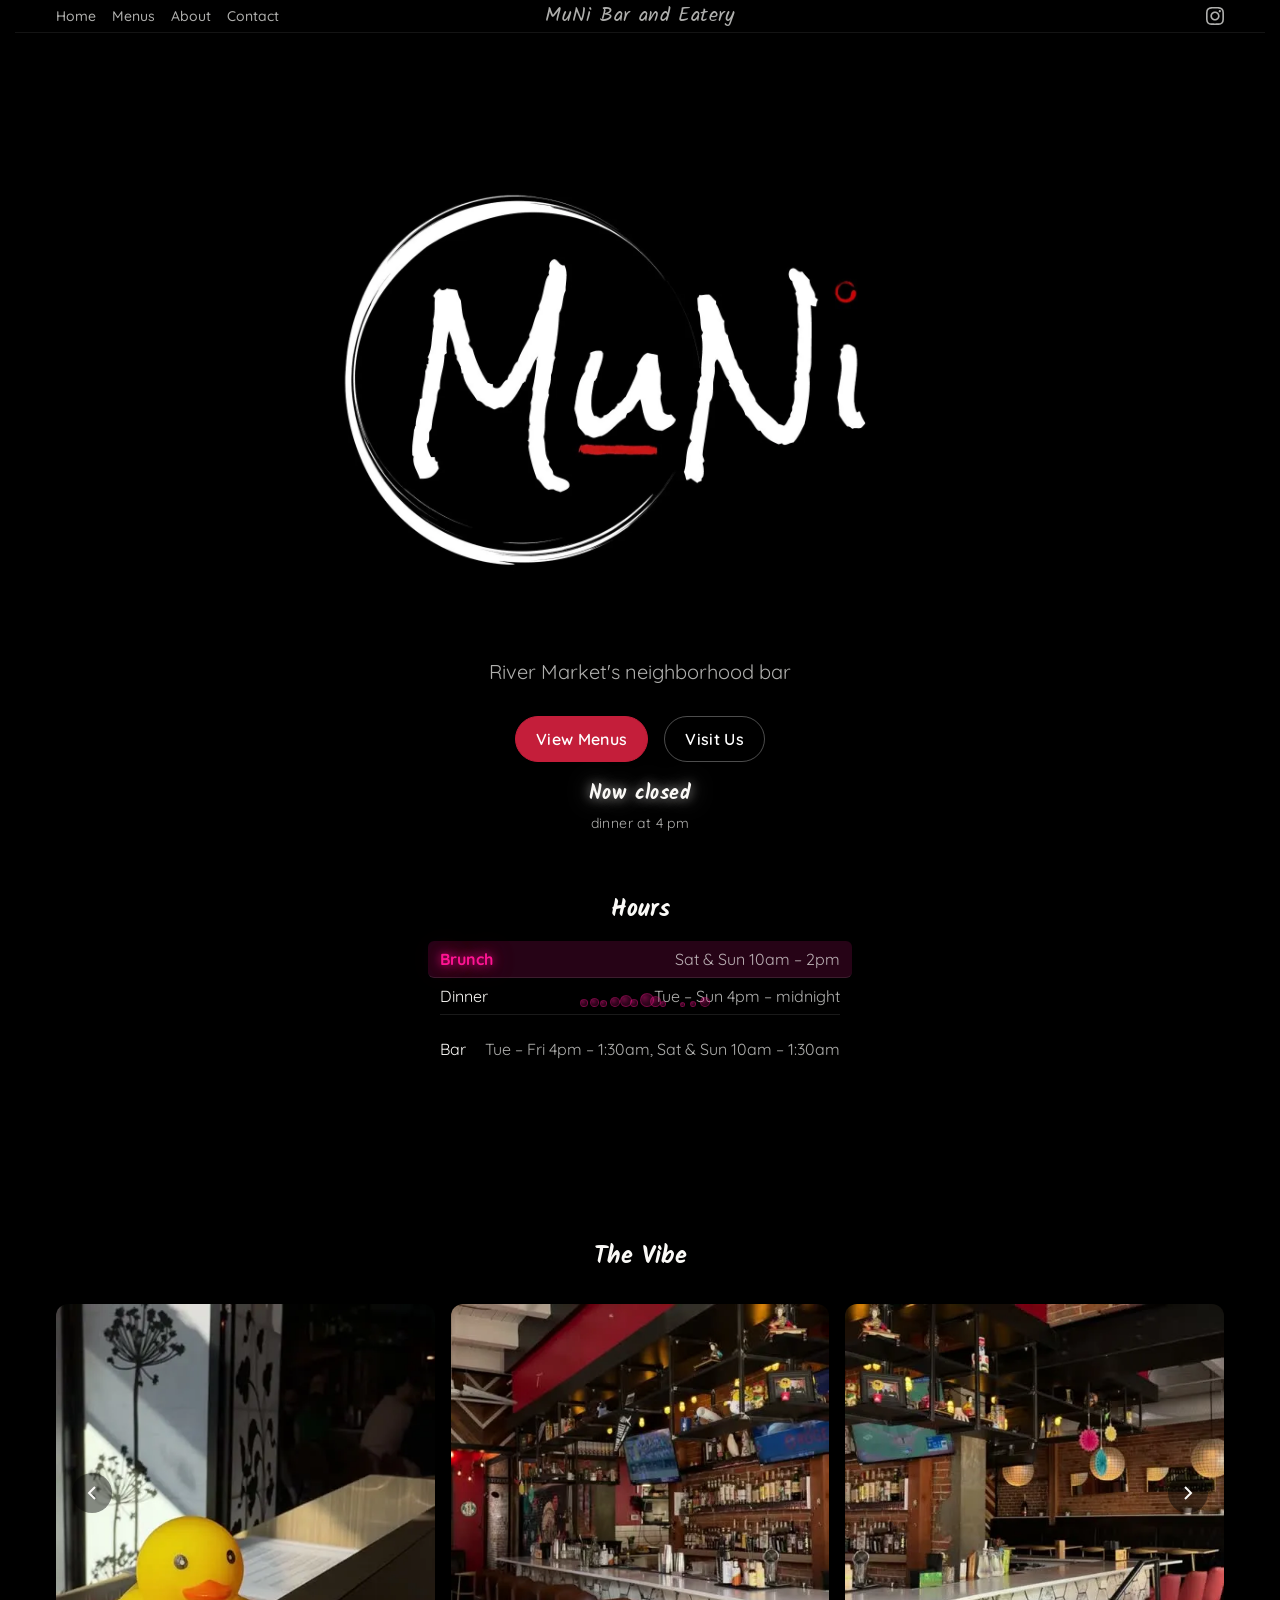
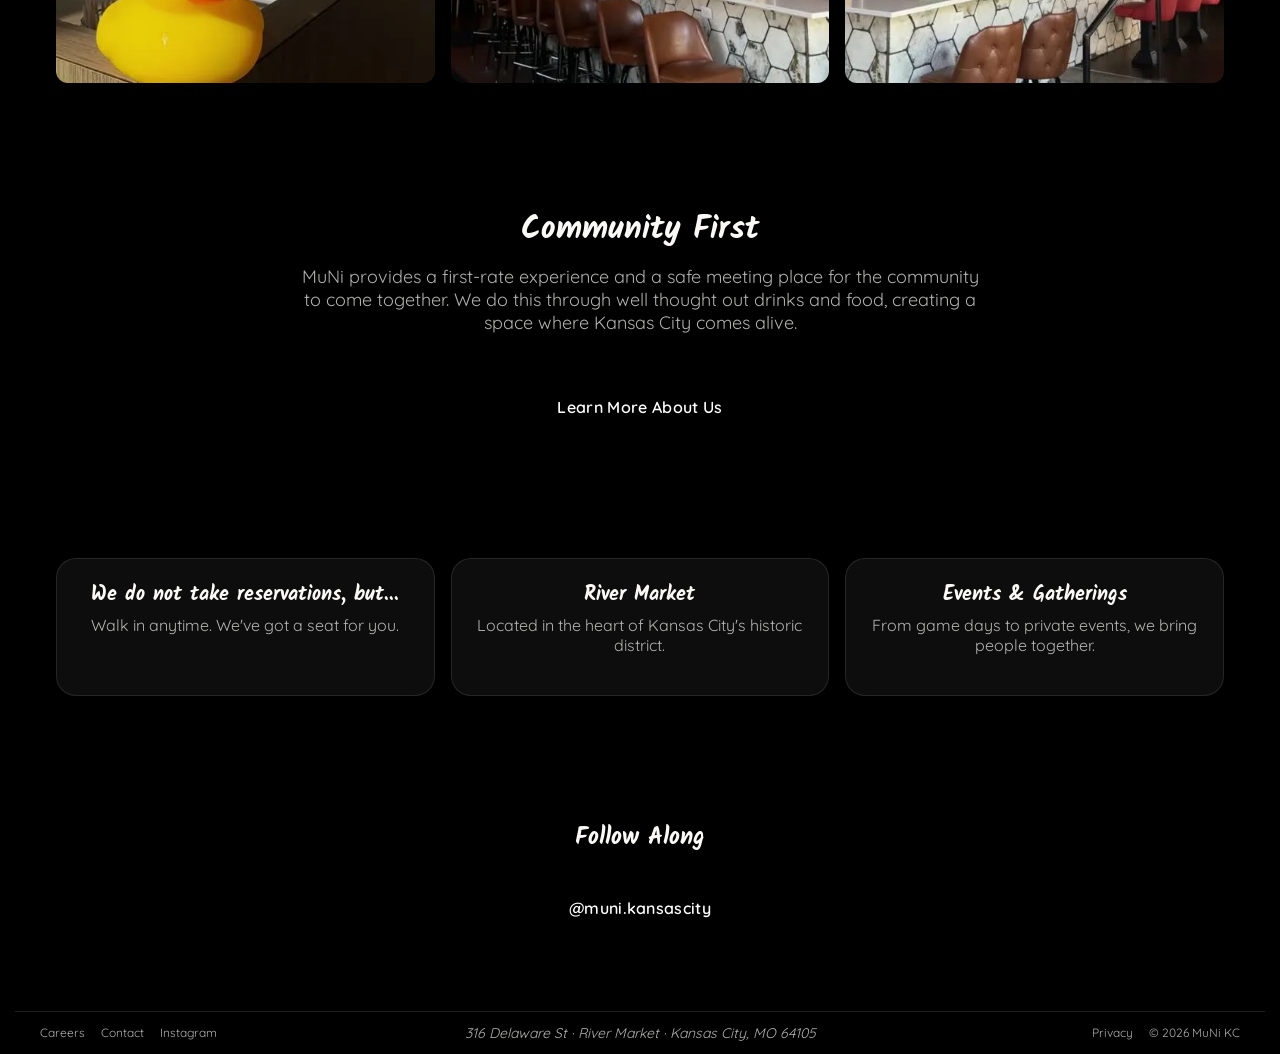
<file: index.html>
<!doctype html>
<html lang="en">
  <head>
    <meta charset="utf-8" />
    <!--
    MuNi KC - Home Page | mediaBrilliance digitalxtudio
    Landing page for River Market bar and restaurant.
    -->
    <meta name="viewport" content="width=device-width, initial-scale=1" />

    <title>MuNi KC | River Market Bar & Restaurant</title>
    <meta name="description" content="A first-rate experience and safe meeting place for the community. Well thought out drinks, food, and Kansas City camaraderie." />
    <link rel="canonical" href="https://munikc.com/" />

    <meta property="og:title" content="MuNi KC" />
    <meta property="og:description" content="River Market's neighborhood bar. Great drinks, great food, great community." />
    <meta property="og:type" content="website" />
    <meta property="og:url" content="https://munikc.com/" />
    <meta property="og:image" content="./og.png" />

    <meta name="twitter:card" content="summary_large_image" />
    <meta name="twitter:title" content="MuNi KC" />
    <meta name="twitter:description" content="River Market's neighborhood bar. Great drinks, great food, great community." />
    <meta name="twitter:image" content="./og.png" />

    <link rel="icon" type="image/png" sizes="32x32" href="./favicon-32x32.png" />
    <link rel="icon" type="image/png" sizes="16x16" href="./favicon-16x16.png" />
    <link rel="apple-touch-icon" sizes="180x180" href="./apple-touch-icon.png" />
    <link rel="manifest" href="./site.webmanifest" />
    <meta name="theme-color" content="#000000" />
    <meta name="apple-mobile-web-app-capable" content="yes" />
    <meta name="apple-mobile-web-app-status-bar-style" content="black" />

    <link rel="preconnect" href="https://fonts.googleapis.com" />
    <link rel="preconnect" href="https://fonts.gstatic.com" crossorigin />
    <link href="https://fonts.googleapis.com/css2?family=Quicksand:wght@300..700&family=Kalam:wght@400;700&display=swap" rel="stylesheet" />

    <link rel="stylesheet" href="./style.min.css" />
    <script>document.documentElement.classList.add('is-entering');</script>

    <script type="application/ld+json">
    {
      "@context": "https://schema.org",
      "@type": "BarOrPub",
      "name": "MuNi KC",
      "description": "Mexican-Thai fusion bar and restaurant in River Market. A first-rate experience and safe meeting place for the community.",
      "url": "https://munikc.com",
      "telephone": "",
      "email": "Munihospitality@gmail.com",
      "address": {
        "@type": "PostalAddress",
        "streetAddress": "316 Delaware St",
        "addressLocality": "Kansas City",
        "addressRegion": "MO",
        "postalCode": "64105",
        "addressCountry": "US"
      },
      "geo": {
        "@type": "GeoCoordinates",
        "latitude": 39.1114,
        "longitude": -94.5863
      },
      "image": "https://munikc.com/og.png",
      "servesCuisine": ["Mexican", "Thai", "American", "Fusion"],
      "priceRange": "$$",
      "openingHoursSpecification": [
        { "@type": "OpeningHoursSpecification", "dayOfWeek": "Tuesday", "opens": "16:00", "closes": "01:30" },
        { "@type": "OpeningHoursSpecification", "dayOfWeek": "Wednesday", "opens": "16:00", "closes": "01:30" },
        { "@type": "OpeningHoursSpecification", "dayOfWeek": "Thursday", "opens": "16:00", "closes": "01:30" },
        { "@type": "OpeningHoursSpecification", "dayOfWeek": "Friday", "opens": "16:00", "closes": "01:30" },
        { "@type": "OpeningHoursSpecification", "dayOfWeek": "Saturday", "opens": "10:00", "closes": "01:30" },
        { "@type": "OpeningHoursSpecification", "dayOfWeek": "Sunday", "opens": "10:00", "closes": "01:30" }
      ],
      "sameAs": [
        "https://instagram.com/muni.kansascity",
        "https://www.yelp.com/biz/muni-kansas-city"
      ],
      "hasMenu": "https://munikc.com/menus"
    }
    </script>
  </head>

  <body>
    <div id="page-transition" aria-hidden="true"></div>
    <a class="skip-link" href="#main_container">skip to main content</a>

    <header id="site-header" class="site-header" role="banner"></header>

    <div class="mobile-menu" aria-label="mobile navigation"></div>

    <main id="main_container" role="main">

      <!-- ================================================================
           HERO SECTION
           Primary above-the-fold content featuring:
           - Brand name (h1) as the main page heading
           - Tagline establishing location identity
           - Two primary CTAs: View Menus (primary) and Visit Us (secondary)
           - Dynamic "Now Serving" status (brunch/dinner/drinks/closed)
             Updates based on current day/time via now-serving.min.js
           Uses section-lg for extra vertical padding emphasis
           ================================================================ -->
      <section class="hero section-lg">
        <div class="container text-center">
          <h1 class="hero-logo">
            <img src="./images/munikc.webp" alt="MuNi KC" class="hero-logo-img" width="1920" height="1080">
          </h1>
          <p class="text-xl text-muted mb-lg">River Market's neighborhood bar</p>
          <div class="flex flex-center gap-md flex-wrap">
            <a href="./menus.html" class="button button-primary">View Menus</a>
            <a href="./contact.html" class="button button-secondary">Visit Us</a>
          </div>
          <p id="now-serving" class="mt-md" aria-live="polite"></p>

          <!-- Operating Hours -->
          <div class="hours-wrapper mt-xl">
            <h2 class="text-2xl mb-md">Hours</h2>
            <div class="hours">
              <p class="hours-row">
                <span class="brunch-text">Brunch</span>
                <span class="text-muted">Sat & Sun 10am – 2pm</span>
              </p>
              <p class="hours-row">
                <span>Dinner</span>
                <span class="text-muted">Tue – Sun 4pm – midnight</span>
              </p>
              <p class="hours-row">
                <span>Bar</span>
                <span class="text-muted">Tue – Fri 4pm – 1:30am, Sat & Sun 10am – 1:30am</span>
              </p>
            </div>
          </div>
        </div>

        <!-- Bubbles rising from brunch -->
        <div class="bubbles-container" aria-hidden="true">
          <div class="bubble"></div>
          <div class="bubble"></div>
          <div class="bubble"></div>
          <div class="bubble"></div>
          <div class="bubble"></div>
          <div class="bubble"></div>
          <div class="bubble"></div>
          <div class="bubble"></div>
          <div class="bubble"></div>
          <div class="bubble"></div>
          <div class="bubble"></div>
          <div class="bubble"></div>
        </div>
      </section>

      <!-- ================================================================
           GALLERY CAROUSEL SECTION
           Photo/video carousel showcasing the space, food, drinks, and vibe.
           ================================================================ -->
      <section class="section gallery-section">
        <div class="container">
          <h2 class="text-2xl text-center mb-lg">The Vibe</h2>
          <div class="gallery-carousel">
            <div class="carousel-track">
              <div class="carousel-slide">
                <img src="./images/carousel/muni_duck.webp" alt="MuNi KC duck mascot" loading="lazy" width="500" height="500">
              </div>
              <div class="carousel-slide">
                <img src="./images/carousel/bar1.webp" alt="Bar atmosphere at MuNi KC" loading="lazy" width="500" height="500">
              </div>
              <div class="carousel-slide">
                <img src="./images/carousel/bar2.webp" alt="Bar scene at MuNi KC" loading="lazy" width="500" height="500">
              </div>
              <div class="carousel-slide">
                <img src="./images/carousel/pam.webp" alt="Team member at MuNi KC" loading="lazy" width="500" height="500">
              </div>
              <div class="carousel-slide">
                <img src="./images/carousel/brunch.webp" alt="Brunch at MuNi KC" loading="lazy" width="500" height="500">
              </div>
              <div class="carousel-slide">
                <img src="./images/carousel/muni_boards.webp" alt="Charcuterie boards at MuNi KC" loading="lazy" width="500" height="500">
              </div>
              <div class="carousel-slide">
                <img src="./images/carousel/servicewell_vibe.webp" alt="Service well vibes at MuNi KC" loading="lazy" width="500" height="500">
              </div>
              <div class="carousel-slide">
                <img src="./images/carousel/jette_art.webp" alt="Art at MuNi KC" loading="lazy" width="500" height="500">
              </div>
              <div class="carousel-slide">
                <img src="./images/carousel/muninaut.webp" alt="MuNi astronaut" loading="lazy" width="500" height="500">
              </div>
              <div class="carousel-slide">
                <img src="./images/carousel/munishade.webp" alt="MuNi KC exterior" loading="lazy" width="500" height="500">
              </div>
              <div class="carousel-slide">
                <img src="./images/carousel/thespot.webp" alt="The spot at MuNi KC" loading="lazy" width="500" height="500">
              </div>
            </div>
            <button class="carousel-btn carousel-btn-prev" aria-label="Previous slide">
              <svg width="24" height="24" viewBox="0 0 24 24" fill="none" stroke="currentColor" stroke-width="2">
                <path d="M15 18l-6-6 6-6"/>
              </svg>
            </button>
            <button class="carousel-btn carousel-btn-next" aria-label="Next slide">
              <svg width="24" height="24" viewBox="0 0 24 24" fill="none" stroke="currentColor" stroke-width="2">
                <path d="M9 18l6-6-6-6"/>
              </svg>
            </button>
          </div>
        </div>
      </section>

      <!-- ================================================================
           ABOUT PREVIEW SECTION
           Brief mission statement teaser to establish brand values.
           Links to full About page for users wanting more context.
           Uses container-sm for comfortable reading width.
           ================================================================ -->
      <section class="section">
        <div class="container container-sm text-center">
          <h2 class="text-3xl mb-md">Community First</h2>
          <p class="text-lg text-muted">
            MuNi provides a first-rate experience and a safe meeting place for the community to come together.
            We do this through well thought out drinks and food, creating a space where Kansas City comes alive.
          </p>
          <a href="./about.html" class="button button-ghost mt-lg">Learn More About Us</a>
        </div>
      </section>

      <!-- ================================================================
           QUICK INFO GRID
           Three-card grid highlighting key selling points:
           1. No Reservations - Emphasizes casual, welcoming atmosphere
           2. River Market - Establishes prime location in KC
           3. Events & Gatherings - Highlights community/event capabilities
           Uses grid-auto-fit for responsive column behavior
           ================================================================ -->
      <section class="section">
        <div class="container">
          <div class="grid grid-3 grid-auto-fit">
            <!-- Card: Walk-in Policy -->
            <div class="card text-center">
              <h3 class="text-xl mb-sm">We do not take reservations, but...</h3>
              <p class="text-muted">Walk in anytime. We've got a seat for you.</p>
            </div>
            <!-- Card: Location Highlight -->
            <div class="card text-center">
              <h3 class="text-xl mb-sm">River Market</h3>
              <p class="text-muted">Located in the heart of Kansas City's historic district.</p>
            </div>
            <!-- Card: Events Feature -->
            <div class="card text-center">
              <h3 class="text-xl mb-sm">Events & Gatherings</h3>
              <p class="text-muted">From game days to private events, we bring people together.</p>
            </div>
          </div>
        </div>
      </section>

      <!-- ================================================================
           SOCIAL / INSTAGRAM FEED SECTION
           Auto-updating Instagram feed via Behold.so
           Feed ID: PIJegRnPjSrIiuIi6csB (test: @mediabrilliance)
           TODO: Replace feed-id with @muni.kansascity feed when available
           id="social" allows direct linking from other pages
           ================================================================ -->
      <section class="section" id="social">
        <div class="container">
          <h2 class="text-2xl text-center mb-lg">Follow Along</h2>
          <div class="instagram-feed">
            <behold-widget feed-id="PIJegRnPjSrIiuIi6csB"></behold-widget>
          </div>
          <p class="text-center mt-lg">
            <a href="https://instagram.com/muni.kansascity" target="_blank" rel="noopener" class="button button-ghost">@muni.kansascity</a>
          </p>
        </div>
      </section>

    </main>

    <footer id="site-footer" class="footer" role="contentinfo"></footer>

    <!-- Behold Instagram Widget -->
    <script>
      (() => {
        const d=document,s=d.createElement("script");s.type="module";
        s.src="https://w.behold.so/widget.js";d.head.append(s);
      })();
    </script>
    <script src="./js/page-transition.min.js" defer></script>
    <script src="./js/utils.min.js" defer></script>
    <script src="./js/header.min.js" defer></script>
    <script src="./js/footer.min.js" defer></script>
    <script src="./js/now-serving.min.js" defer></script>
  </body>
</html>
</file>
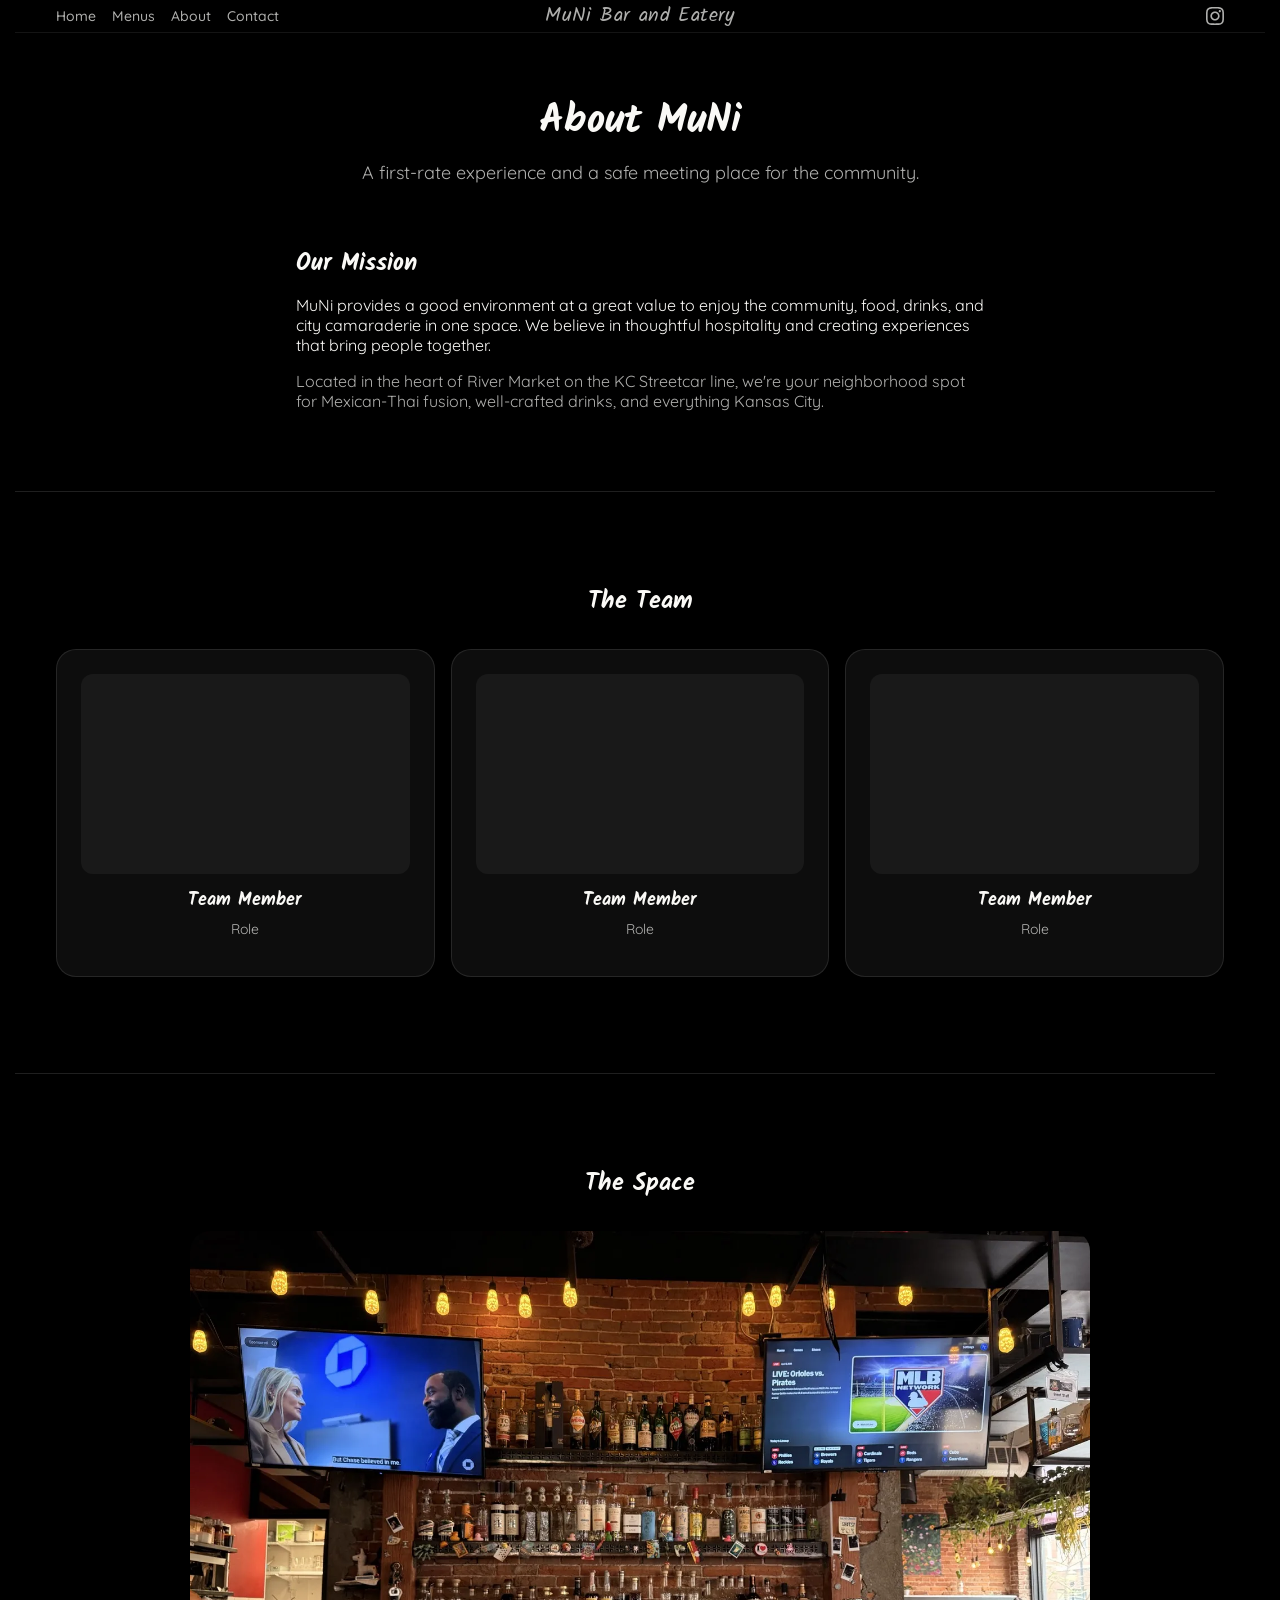
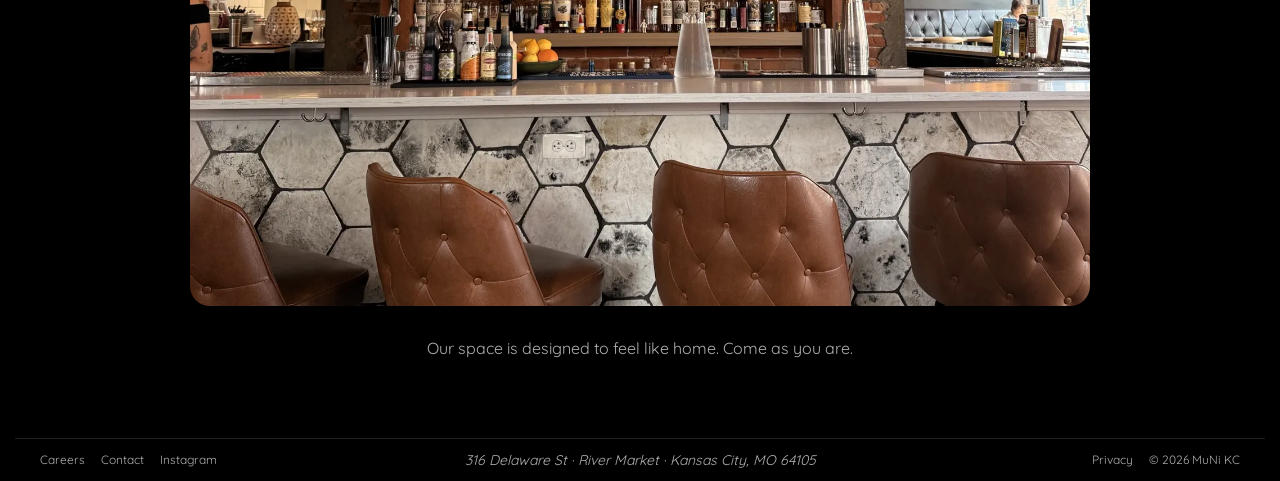
<file: about.html>
<!doctype html>
<html lang="en">
  <head>
    <meta charset="utf-8" />
    <!--
    MuNi KC - About Page  | mediaBrilliance digitalxtudio
    -->
    <meta name="viewport" content="width=device-width, initial-scale=1" />

    <title>About | MuNi KC</title>
    <meta name="description" content="Learn about MuNi KC, our mission, our team, and the space we've created for the River Market community." />
    <link rel="canonical" href="https://munikc.com/about" />

    <meta property="og:title" content="About | MuNi KC" />
    <meta property="og:description" content="Learn about MuNi KC and our team." />
    <meta property="og:type" content="website" />
    <meta property="og:url" content="https://munikc.com/about" />
    <meta property="og:image" content="./og.png" />

    <link rel="icon" type="image/png" sizes="32x32" href="./favicon-32x32.png" />
    <link rel="icon" type="image/png" sizes="16x16" href="./favicon-16x16.png" />
    <link rel="apple-touch-icon" sizes="180x180" href="./apple-touch-icon.png" />
    <link rel="manifest" href="./site.webmanifest" />
    <meta name="theme-color" content="#000000" />
    <meta name="apple-mobile-web-app-capable" content="yes" />
    <meta name="apple-mobile-web-app-status-bar-style" content="black" />

    <link rel="preconnect" href="https://fonts.googleapis.com" />
    <link rel="preconnect" href="https://fonts.gstatic.com" crossorigin />
    <link href="https://fonts.googleapis.com/css2?family=Quicksand:wght@300..700&family=Kalam:wght@400;700&display=swap" rel="stylesheet" />

    <link rel="stylesheet" href="./style.min.css" />
    <script>document.documentElement.classList.add('is-entering');</script>
  </head>

  <body>
    <div id="page-transition" aria-hidden="true"></div>
    <a class="skip-link" href="#main_container">skip to main content</a>

    <header id="site-header" class="site-header" role="banner"></header>

    <div class="mobile-menu" aria-label="mobile navigation"></div>

    <main id="main_container" role="main">

      <!-- ================================================================
           PAGE HEADER
           Introduces the About page with brand positioning statement.
           Uses container-sm for optimal reading width.
           ================================================================ -->
      <section class="section" style="padding-bottom:1rem;">
        <div class="container container-sm text-center">
          <h1 class="text-4xl mb-md">About MuNi</h1>
          <p class="text-lg text-muted">
            A first-rate experience and a safe meeting place for the community.
          </p>
        </div>
      </section>

      <!-- ================================================================
           MISSION SECTION
           Core brand values and purpose statement.
           Establishes the "why" behind MuNi's existence.
           Key themes: community, value, hospitality, togetherness.
           Uses section-sm for tighter vertical spacing following header.
           ================================================================ -->
      <section class="section-sm">
        <div class="container container-sm">
          <h2 class="text-2xl mb-md">Our Mission</h2>
          <p class="mb-md">
            MuNi provides a good environment at a great value to enjoy the community, food, drinks,
            and city camaraderie in one space. We believe in thoughtful hospitality and creating
            experiences that bring people together.
          </p>
          <p class="text-muted">
            Located in the heart of River Market on the KC Streetcar line, we're your neighborhood spot
            for Mexican-Thai fusion, well-crafted drinks, and everything Kansas City.
          </p>
        </div>
      </section>

      <!-- Visual divider between major content sections -->
      <hr class="divider container">

      <!-- ================================================================
           TEAM SECTION (#team)
           Introduces the people behind MuNi.
           Deep-linkable via #team anchor for direct navigation.

           Structure: 3-column responsive grid of team member cards
           Each card contains:
           - Photo placeholder (200px height, to be replaced with actual images)
           - Name (h3)
           - Role/title

           TODO: Replace placeholder content with actual team photos and bios
           ================================================================ -->
      <section class="section" id="team">
        <div class="container">
          <h2 class="text-2xl mb-lg text-center">The Team</h2>
          <div class="grid grid-3 grid-auto-fit">
            <!-- Team Member Card 1 -->
            <div class="card text-center">
              <div class="team-photo mb-md" style="height:200px;background:rgba(255,255,255,.05);border-radius:var(--radius-sm);"></div>
              <h3 class="text-lg">Team Member</h3>
              <p class="text-sm text-muted">Role</p>
            </div>
            <!-- Team Member Card 2 -->
            <div class="card text-center">
              <div class="team-photo mb-md" style="height:200px;background:rgba(255,255,255,.05);border-radius:var(--radius-sm);"></div>
              <h3 class="text-lg">Team Member</h3>
              <p class="text-sm text-muted">Role</p>
            </div>
            <!-- Team Member Card 3 -->
            <div class="card text-center">
              <div class="team-photo mb-md" style="height:200px;background:rgba(255,255,255,.05);border-radius:var(--radius-sm);"></div>
              <h3 class="text-lg">Team Member</h3>
              <p class="text-sm text-muted">Role</p>
            </div>
          </div>
        </div>
      </section>

      <!-- Visual divider between major content sections -->
      <hr class="divider container">

      <!-- ================================================================
           SPACE SECTION (#space)
           Showcases the physical environment and atmosphere.
           Deep-linkable via #space anchor for direct navigation.

           Structure: 2-column grid for interior photos
           Emphasizes the welcoming, casual atmosphere.

           TODO: Replace placeholder divs with actual interior photography
           Consider adding lightbox functionality for full-size viewing
           ================================================================ -->
      <section class="section" id="space">
        <div class="container">
          <h2 class="text-2xl mb-lg text-center">The Space</h2>
          <div style="display:flex;justify-content:center;">
            <img src="./images/backbar.webp" alt="MuNi KC bar interior" class="space-photo" style="width:100%;max-width:900px;aspect-ratio:4/3;object-fit:cover;border-radius:var(--radius-lg);" loading="lazy" />
          </div>
          <p class="text-center text-muted mt-lg">
            Our space is designed to feel like home. Come as you are.
          </p>
        </div>
      </section>

    </main>

    <footer id="site-footer" class="footer" role="contentinfo"></footer>

    <script src="./js/page-transition.min.js" defer></script>
    <script src="./js/utils.min.js" defer></script>
    <script src="./js/header.min.js" defer></script>
    <script src="./js/footer.min.js" defer></script>
  </body>
</html>
</file>
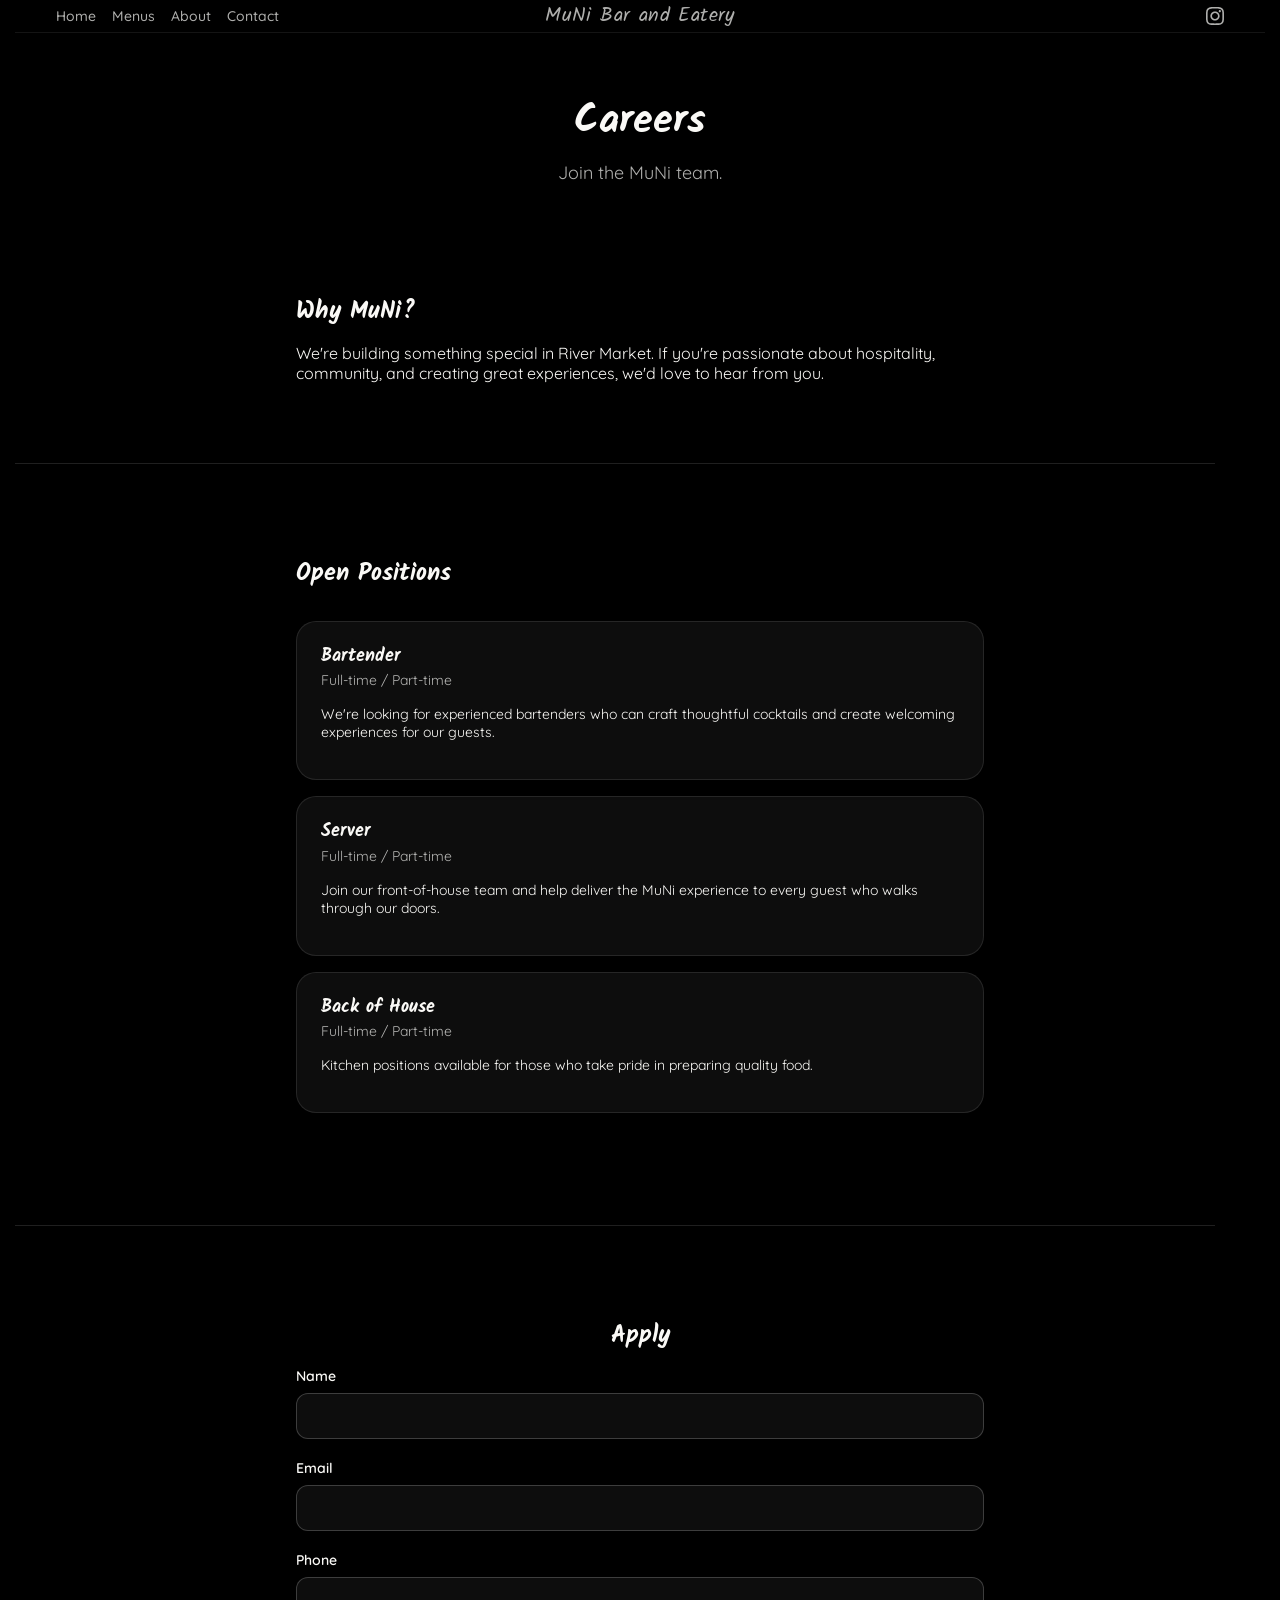
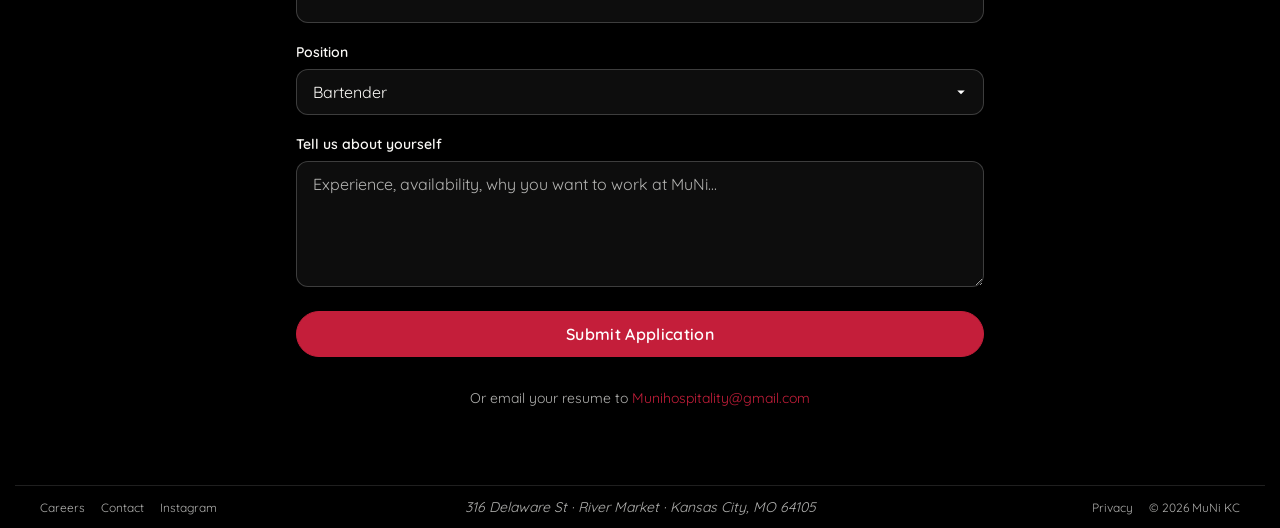
<file: careers.html>
<!doctype html>
<html lang="en">
  <head>
    <meta charset="utf-8" />
    <!--
    MuNi KC - Careers Page  | mediaBrilliance digitalxtudio
    -->
    <meta name="viewport" content="width=device-width, initial-scale=1" />

    <title>Careers | MuNi KC</title>
    <meta name="description" content="Join the MuNi KC team. View open positions and apply to work at River Market's neighborhood bar." />
    <link rel="canonical" href="https://munikc.com/careers" />

    <meta property="og:title" content="Careers | MuNi KC" />
    <meta property="og:description" content="Join the MuNi KC team." />
    <meta property="og:type" content="website" />
    <meta property="og:url" content="https://munikc.com/careers" />
    <meta property="og:image" content="./og.png" />

    <link rel="icon" type="image/png" sizes="32x32" href="./favicon-32x32.png" />
    <link rel="icon" type="image/png" sizes="16x16" href="./favicon-16x16.png" />
    <link rel="apple-touch-icon" sizes="180x180" href="./apple-touch-icon.png" />
    <link rel="manifest" href="./site.webmanifest" />
    <meta name="theme-color" content="#000000" />
    <meta name="apple-mobile-web-app-capable" content="yes" />
    <meta name="apple-mobile-web-app-status-bar-style" content="black" />

    <link rel="preconnect" href="https://fonts.googleapis.com" />
    <link rel="preconnect" href="https://fonts.gstatic.com" crossorigin />
    <link href="https://fonts.googleapis.com/css2?family=Quicksand:wght@300..700&family=Kalam:wght@400;700&display=swap" rel="stylesheet" />

    <link rel="stylesheet" href="./style.min.css" />
  </head>

  <body>
    <div id="page-transition" aria-hidden="true"></div>
    <a class="skip-link" href="#main_container">skip to main content</a>

    <header id="site-header" class="site-header" role="banner"></header>

    <div class="mobile-menu" aria-label="mobile navigation"></div>

    <main id="main_container" role="main">

      <!-- ================================================================
           PAGE HEADER
           Welcoming intro for job seekers.
           "Join the MuNi team" emphasizes collaborative, team-oriented culture.
           ================================================================ -->
      <section class="section">
        <div class="container container-sm text-center">
          <h1 class="text-4xl mb-md">Careers</h1>
          <p class="text-lg text-muted">
            Join the MuNi team.
          </p>
        </div>
      </section>

      <!-- ================================================================
           WHY MUNI SECTION
           Employee value proposition highlighting:
           - Building something new and special
           - Emphasis on hospitality, community, experience
           - Passion as a key value

           This section helps attract candidates who align with brand values.
           Uses section-sm for tighter spacing as intro content.
           ================================================================ -->
      <section class="section-sm">
        <div class="container container-sm">
          <h2 class="text-2xl mb-md">Why MuNi?</h2>
          <p>
            We're building something special in River Market. If you're passionate about hospitality,
            community, and creating great experiences, we'd love to hear from you.
          </p>
        </div>
      </section>

      <!-- Visual divider between intro and job listings -->
      <hr class="divider container">

      <!-- ================================================================
           OPEN POSITIONS SECTION
           Current job listings displayed as cards.
           Uses semantic <article> elements for each position.

           Each Position Card Contains:
           - Job Title (h3)
           - Employment Type (Full-time / Part-time)
           - Brief Description of role and requirements

           Current Positions:
           1. Bartender - Craft cocktails, guest experience
           2. Server - Front-of-house, guest service
           3. Back of House - Kitchen roles, food preparation

           TODO: Update positions as hiring needs change
           Consider adding "Apply to this position" buttons per listing
           ================================================================ -->
      <section class="section">
        <div class="container container-sm">
          <h2 class="text-2xl mb-lg">Open Positions</h2>

          <div class="positions">
            <!-- Position: Bartender -->
            <article class="card mb-md">
              <h3 class="text-lg mb-xs">Bartender</h3>
              <p class="text-sm text-muted mb-md">Full-time / Part-time</p>
              <p class="text-sm">
                We're looking for experienced bartenders who can craft thoughtful cocktails
                and create welcoming experiences for our guests.
              </p>
            </article>

            <!-- Position: Server -->
            <article class="card mb-md">
              <h3 class="text-lg mb-xs">Server</h3>
              <p class="text-sm text-muted mb-md">Full-time / Part-time</p>
              <p class="text-sm">
                Join our front-of-house team and help deliver the MuNi experience
                to every guest who walks through our doors.
              </p>
            </article>

            <!-- Position: Back of House -->
            <article class="card mb-md">
              <h3 class="text-lg mb-xs">Back of House</h3>
              <p class="text-sm text-muted mb-md">Full-time / Part-time</p>
              <p class="text-sm">
                Kitchen positions available for those who take pride in
                preparing quality food.
              </p>
            </article>
          </div>
        </div>
      </section>

      <!-- Visual divider between listings and application form -->
      <hr class="divider container">

      <!-- ================================================================
           APPLICATION FORM SECTION
           Job application submission form.

           Form Fields:
           - Name: Full name (required)
           - Email: Contact email (required)
           - Phone: Contact phone (optional, for scheduling)
           - Position: Dropdown matching available positions
           - Experience: Open textarea for cover letter content

           Position Options Match Listed Positions:
           - Bartender
           - Server
           - Back of House (boh)
           - Other (for unlisted positions)

           TODO: Connect form to backend or service for processing
           Consider adding:
           - Resume file upload field
           - Availability/scheduling preferences
           - Start date availability
           - Previous experience validation

           Includes fallback direct email for traditional applications.
           ================================================================ -->
      <section class="section">
        <div class="container container-sm">
          <h2 class="text-2xl mb-md text-center">Apply</h2>

          <form action="https://formspree.io/f/munihospitality" method="POST" class="application-form">
            <!-- Applicant Name -->
            <div class="form-group">
              <label for="name" class="form-label">Name</label>
              <input type="text" id="name" name="name" class="form-input" required />
            </div>

            <!-- Applicant Email -->
            <div class="form-group">
              <label for="email" class="form-label">Email</label>
              <input type="email" id="email" name="email" class="form-input" required />
            </div>

            <!-- Applicant Phone (optional) -->
            <div class="form-group">
              <label for="phone" class="form-label">Phone</label>
              <input type="tel" id="phone" name="phone" class="form-input" />
            </div>

            <!-- Position Selection -->
            <div class="form-group">
              <label for="position" class="form-label">Position</label>
              <select id="position" name="position" class="form-select">
                <option value="bartender">Bartender</option>
                <option value="server">Server</option>
                <option value="boh">Back of House</option>
                <option value="other">Other</option>
              </select>
            </div>

            <!-- Experience/Cover Letter Textarea -->
            <div class="form-group">
              <label for="experience" class="form-label">Tell us about yourself</label>
              <textarea id="experience" name="experience" class="form-textarea" rows="5" placeholder="Experience, availability, why you want to work at MuNi..."></textarea>
            </div>

            <!-- Submit Button: Full-width for mobile tap target -->
            <button type="submit" class="button button-primary button-block">Submit Application</button>
          </form>

          <!-- Direct Email Fallback for Resume Submissions -->
          <p class="text-center text-sm text-muted mt-lg">
            Or email your resume to <a href="mailto:Munihospitality@gmail.com">Munihospitality@gmail.com</a>
          </p>
        </div>
      </section>

    </main>

    <footer id="site-footer" class="footer" role="contentinfo"></footer>

    <script src="./js/page-transition.min.js" defer></script>
    <script src="./js/utils.min.js" defer></script>
    <script src="./js/header.min.js" defer></script>
    <script src="./js/footer.min.js" defer></script>
  </body>
</html>
</file>
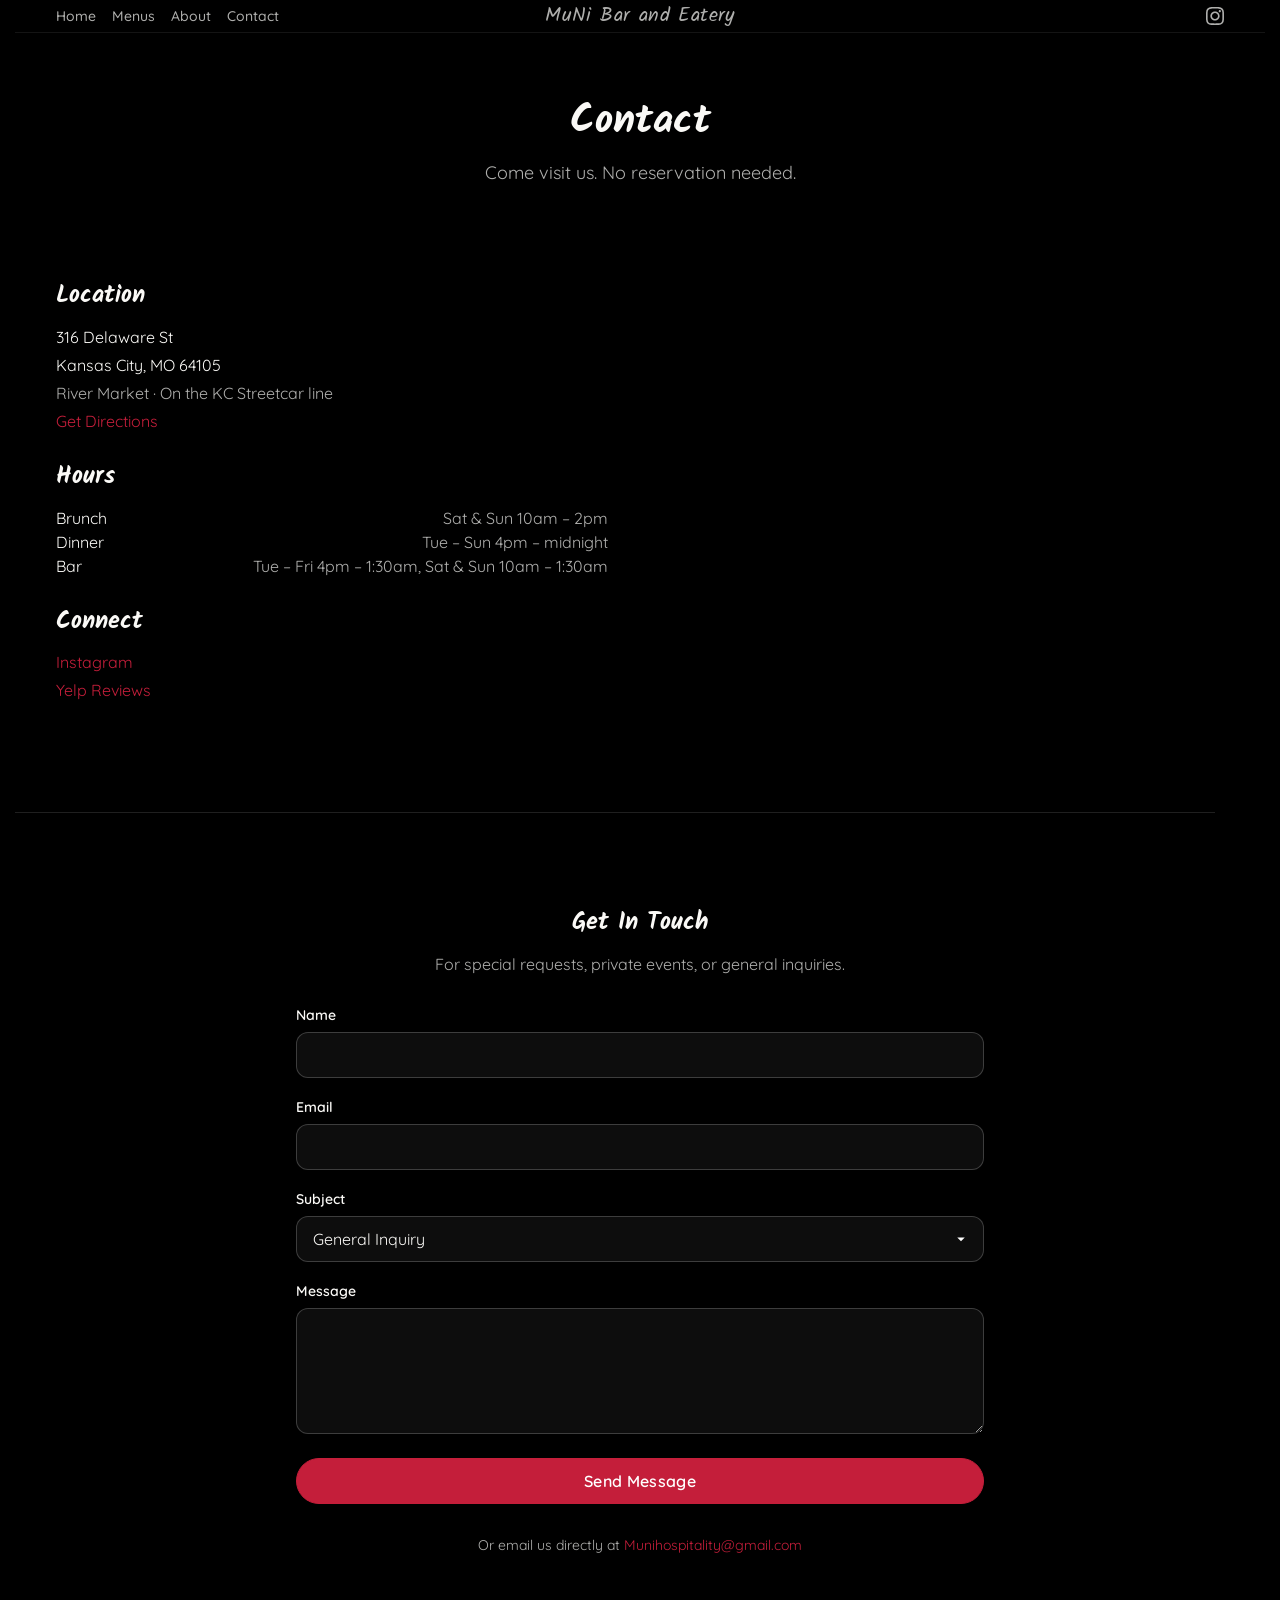
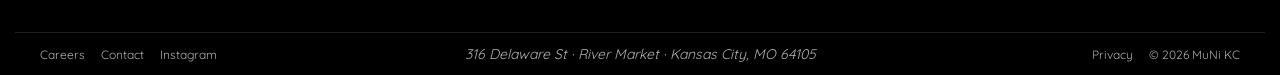
<file: contact.html>
<!doctype html>
<html lang="en">
  <head>
    <meta charset="utf-8" />
    <!--
    MuNi KC - Contact Page  | mediaBrilliance digitalxtudio
    -->
    <meta name="viewport" content="width=device-width, initial-scale=1" />

    <title>Contact | MuNi KC</title>
    <meta name="description" content="Visit MuNi KC in River Market, Kansas City. Find our location, hours, and get in touch for special requests." />
    <link rel="canonical" href="https://munikc.com/contact" />

    <meta property="og:title" content="Contact | MuNi KC" />
    <meta property="og:description" content="Visit MuNi KC in River Market." />
    <meta property="og:type" content="website" />
    <meta property="og:url" content="https://munikc.com/contact" />
    <meta property="og:image" content="./og.png" />

    <link rel="icon" type="image/png" sizes="32x32" href="./favicon-32x32.png" />
    <link rel="icon" type="image/png" sizes="16x16" href="./favicon-16x16.png" />
    <link rel="apple-touch-icon" sizes="180x180" href="./apple-touch-icon.png" />
    <link rel="manifest" href="./site.webmanifest" />
    <meta name="theme-color" content="#000000" />
    <meta name="apple-mobile-web-app-capable" content="yes" />
    <meta name="apple-mobile-web-app-status-bar-style" content="black" />

    <link rel="preconnect" href="https://fonts.googleapis.com" />
    <link rel="preconnect" href="https://fonts.gstatic.com" crossorigin />
    <link href="https://fonts.googleapis.com/css2?family=Quicksand:wght@300..700&family=Kalam:wght@400;700&display=swap" rel="stylesheet" />

    <link rel="stylesheet" href="./style.min.css" />
    <script>document.documentElement.classList.add('is-entering');</script>
  </head>

  <body>
    <div id="page-transition" aria-hidden="true"></div>
    <a class="skip-link" href="#main_container">skip to main content</a>

    <header id="site-header" class="site-header" role="banner"></header>

    <div class="mobile-menu" aria-label="mobile navigation"></div>

    <main id="main_container" role="main">

      <!-- ================================================================
           PAGE HEADER
           Welcoming intro emphasizing MuNi's casual, walk-in friendly policy.
           "No reservation needed" reinforces accessibility and openness.
           ================================================================ -->
      <section class="section" style="padding-bottom:1rem;">
        <div class="container container-sm text-center">
          <h1 class="text-4xl mb-md">Contact</h1>
          <p class="text-lg text-muted">
            Come visit us. No reservation needed.
          </p>
        </div>
      </section>

      <!-- ================================================================
           LOCATION & HOURS SECTION (#location)
           Two-column layout with business info and embedded map.
           Deep-linkable via #location anchor.

           Left Column Contains:
           - Location: Physical address with Google Maps link
           - Hours: Service-based hours (Brunch, Dinner, Bar)
             Brunch: Sat & Sun 10am-2pm
             Dinner: Tue-Sun 4pm-midnight
             Bar: Tue-Fri 4pm-1:30am, Sat & Sun 10am-1:30am
           - Connect: Social media and review links

           Right Column:
           - Google Maps embed for easy navigation
           ================================================================ -->
      <section class="section" id="location">
        <div class="container">
          <div class="grid grid-2 grid-auto-fit gap-xl">

            <!-- Left Column: Business Information -->
            <div>
              <!-- Physical Address using semantic <address> element -->
              <h2 class="text-2xl mb-md">Location</h2>
              <address class="mb-lg" style="font-style:normal;">
                <p class="mb-sm">316 Delaware St</p>
                <p class="mb-sm">Kansas City, MO 64105</p>
                <p class="mb-sm text-muted">River Market · On the KC Streetcar line</p>
                <p>
                  <a href="https://www.google.com/maps/dir//316+Delaware+St,+Kansas+City,+MO+64105" target="_blank" rel="noopener">Get Directions</a>
                </p>
              </address>

              <!-- Operating Hours -->
              <h2 class="text-2xl mb-md">Hours</h2>
              <div class="hours mb-lg">
                <p class="flex justify-between mb-xs">
                  <span>Brunch</span>
                  <span class="text-muted">Sat & Sun 10am – 2pm</span>
                </p>
                <p class="flex justify-between mb-xs">
                  <span>Dinner</span>
                  <span class="text-muted">Tue – Sun 4pm – midnight</span>
                </p>
                <p class="flex justify-between">
                  <span>Bar</span>
                  <span class="text-muted">Tue – Fri 4pm – 1:30am, Sat & Sun 10am – 1:30am</span>
                </p>
              </div>

              <!-- Social Links: Instagram for updates, Google for reviews -->
              <h2 class="text-2xl mb-md">Connect</h2>
              <p class="mb-sm">
                <a href="https://instagram.com/muni.kansascity" target="_blank" rel="noopener">Instagram</a>
              </p>
              <p>
                <a href="https://www.yelp.com/biz/muni-kansas-city" target="_blank" rel="noopener">Yelp Reviews</a>
              </p>
            </div>

            <!-- Right Column: Interactive Map -->
            <div class="map-container" style="min-height:400px;border-radius:var(--radius-lg);overflow:hidden;">
              <iframe
                src="https://www.google.com/maps/embed?pb=!1m18!1m12!1m3!1d3097.8!2d-94.586!3d39.111!2m3!1f0!2f0!3f0!3m2!1i1024!2i768!4f13.1!3m3!1m2!1s0x87c0f05a4b5a5a5b%3A0x1234567890abcdef!2s316%20Delaware%20St%2C%20Kansas%20City%2C%20MO%2064105!5e0!3m2!1sen!2sus!4v1710000000000"
                width="100%"
                height="400"
                style="border:0;"
                allowfullscreen=""
                loading="lazy"
                referrerpolicy="no-referrer-when-downgrade"
                title="MuNi KC location map">
              </iframe>
            </div>

          </div>
        </div>
      </section>

      <!-- Visual divider between location info and contact form -->
      <hr class="divider container">

      <!-- ================================================================
           CONTACT FORM SECTION (#inquiries)
           Multi-purpose inquiry form for various contact needs.
           Deep-linkable via #inquiries anchor.

           Form Fields:
           - Name: Text input (required)
           - Email: Email input with validation (required)
           - Subject: Dropdown to categorize inquiry type
           - Message: Textarea for detailed message (required)

           Subject Options:
           - General Inquiry: Default catch-all
           - Private Event: For event booking requests
           - Feedback: Customer feedback/suggestions
           - Other: Anything not covered above

           TODO: Connect form to backend handler or service like:
           - Formspree (https://formspree.io)
           - Netlify Forms
           - Custom API endpoint

           Includes fallback direct email link for users who prefer email.
           ================================================================ -->
      <section class="section" id="inquiries">
        <div class="container container-sm">
          <h2 class="text-2xl mb-md text-center">Get In Touch</h2>
          <p class="text-center text-muted mb-lg">
            For special requests, private events, or general inquiries.
          </p>

          <form action="https://formspree.io/f/munihospitality" method="POST" class="contact-form">
            <!-- Name Field -->
            <div class="form-group">
              <label for="name" class="form-label">Name</label>
              <input type="text" id="name" name="name" class="form-input" required />
            </div>

            <!-- Email Field -->
            <div class="form-group">
              <label for="email" class="form-label">Email</label>
              <input type="email" id="email" name="email" class="form-input" required />
            </div>

            <!-- Subject Dropdown -->
            <div class="form-group">
              <label for="subject" class="form-label">Subject</label>
              <select id="subject" name="subject" class="form-select">
                <option value="general">General Inquiry</option>
                <option value="private-event">Private Event</option>
                <option value="feedback">Feedback</option>
                <option value="other">Other</option>
              </select>
            </div>

            <!-- Message Textarea -->
            <div class="form-group">
              <label for="message" class="form-label">Message</label>
              <textarea id="message" name="message" class="form-textarea" rows="5" required></textarea>
            </div>

            <!-- Submit Button: Full-width for mobile-friendly tap target -->
            <button type="submit" class="button button-primary button-block">Send Message</button>
          </form>

          <!-- Direct Email Fallback -->
          <p class="text-center text-sm text-muted mt-lg">
            Or email us directly at <a href="mailto:Munihospitality@gmail.com">Munihospitality@gmail.com</a>
          </p>
        </div>
      </section>

    </main>

    <footer id="site-footer" class="footer" role="contentinfo"></footer>

    <script src="./js/page-transition.min.js" defer></script>
    <script src="./js/utils.min.js" defer></script>
    <script src="./js/header.min.js" defer></script>
    <script src="./js/footer.min.js" defer></script>
  </body>
</html>
</file>
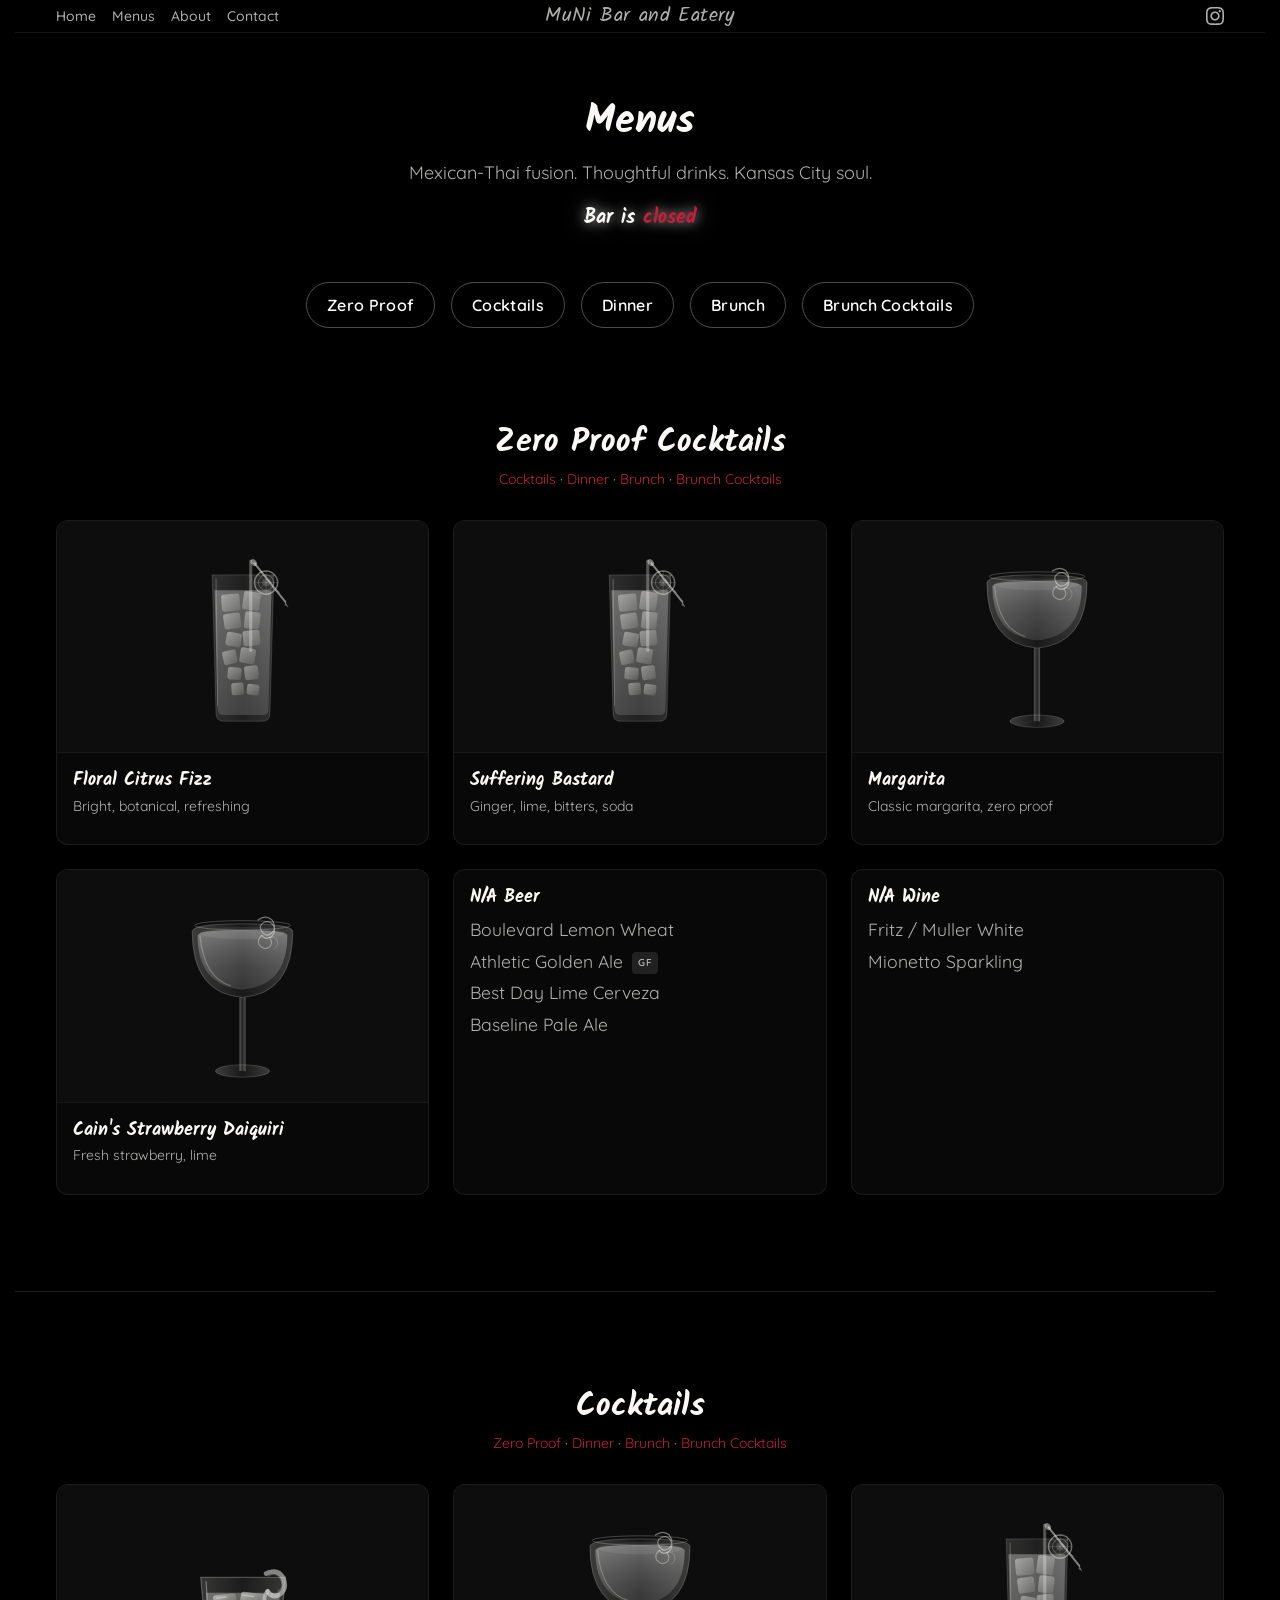
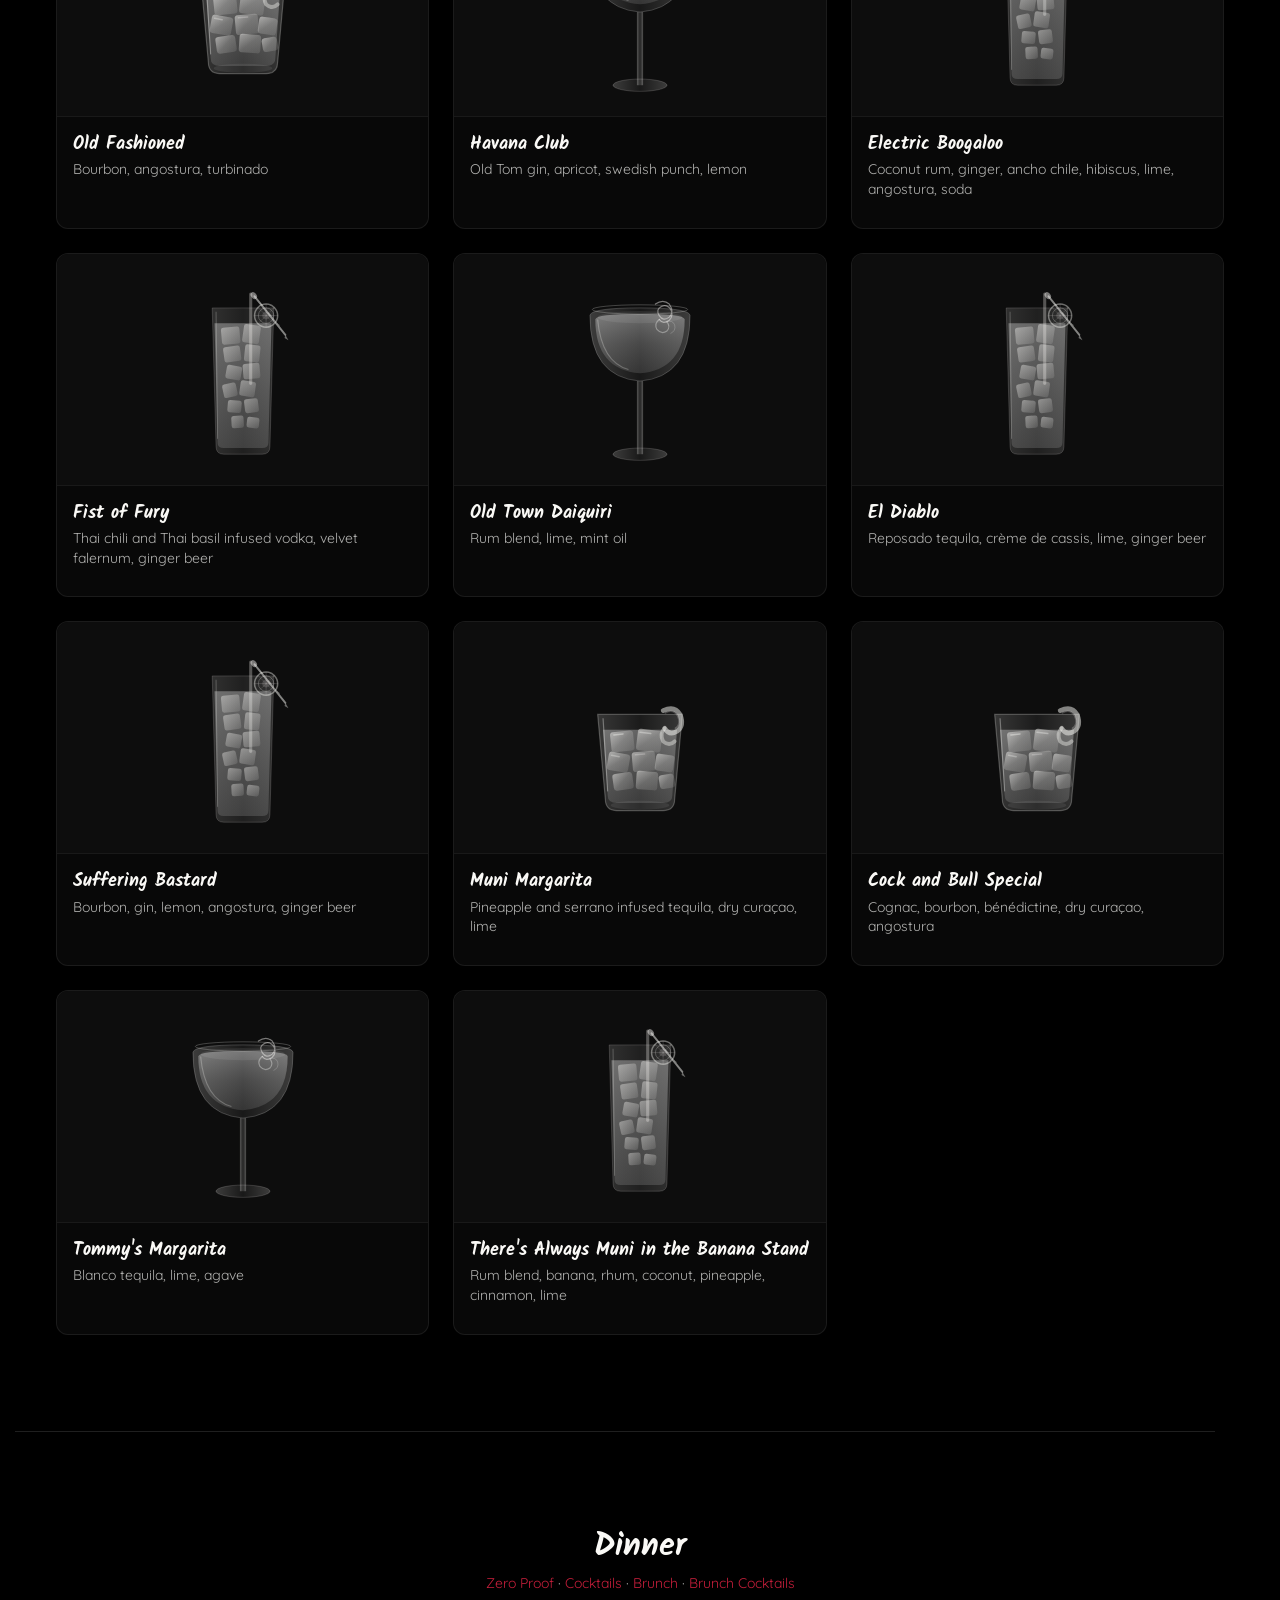
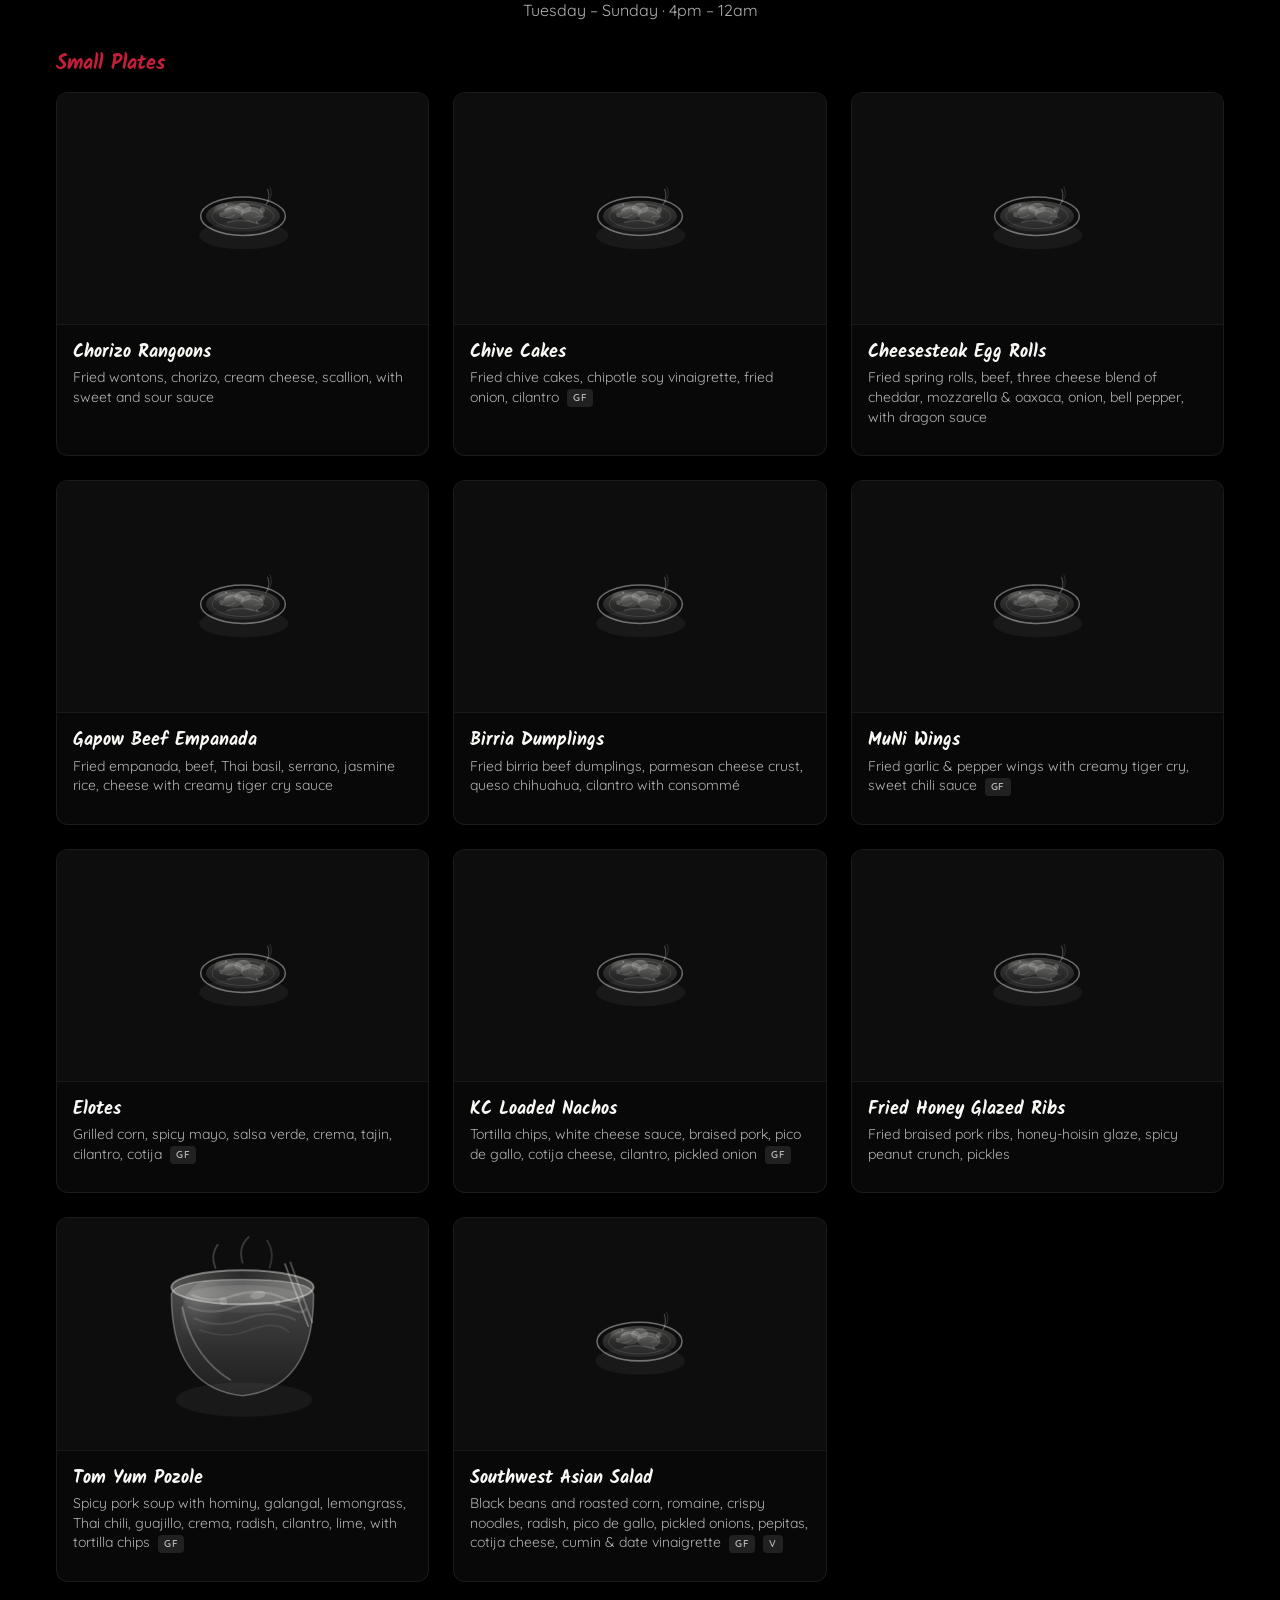
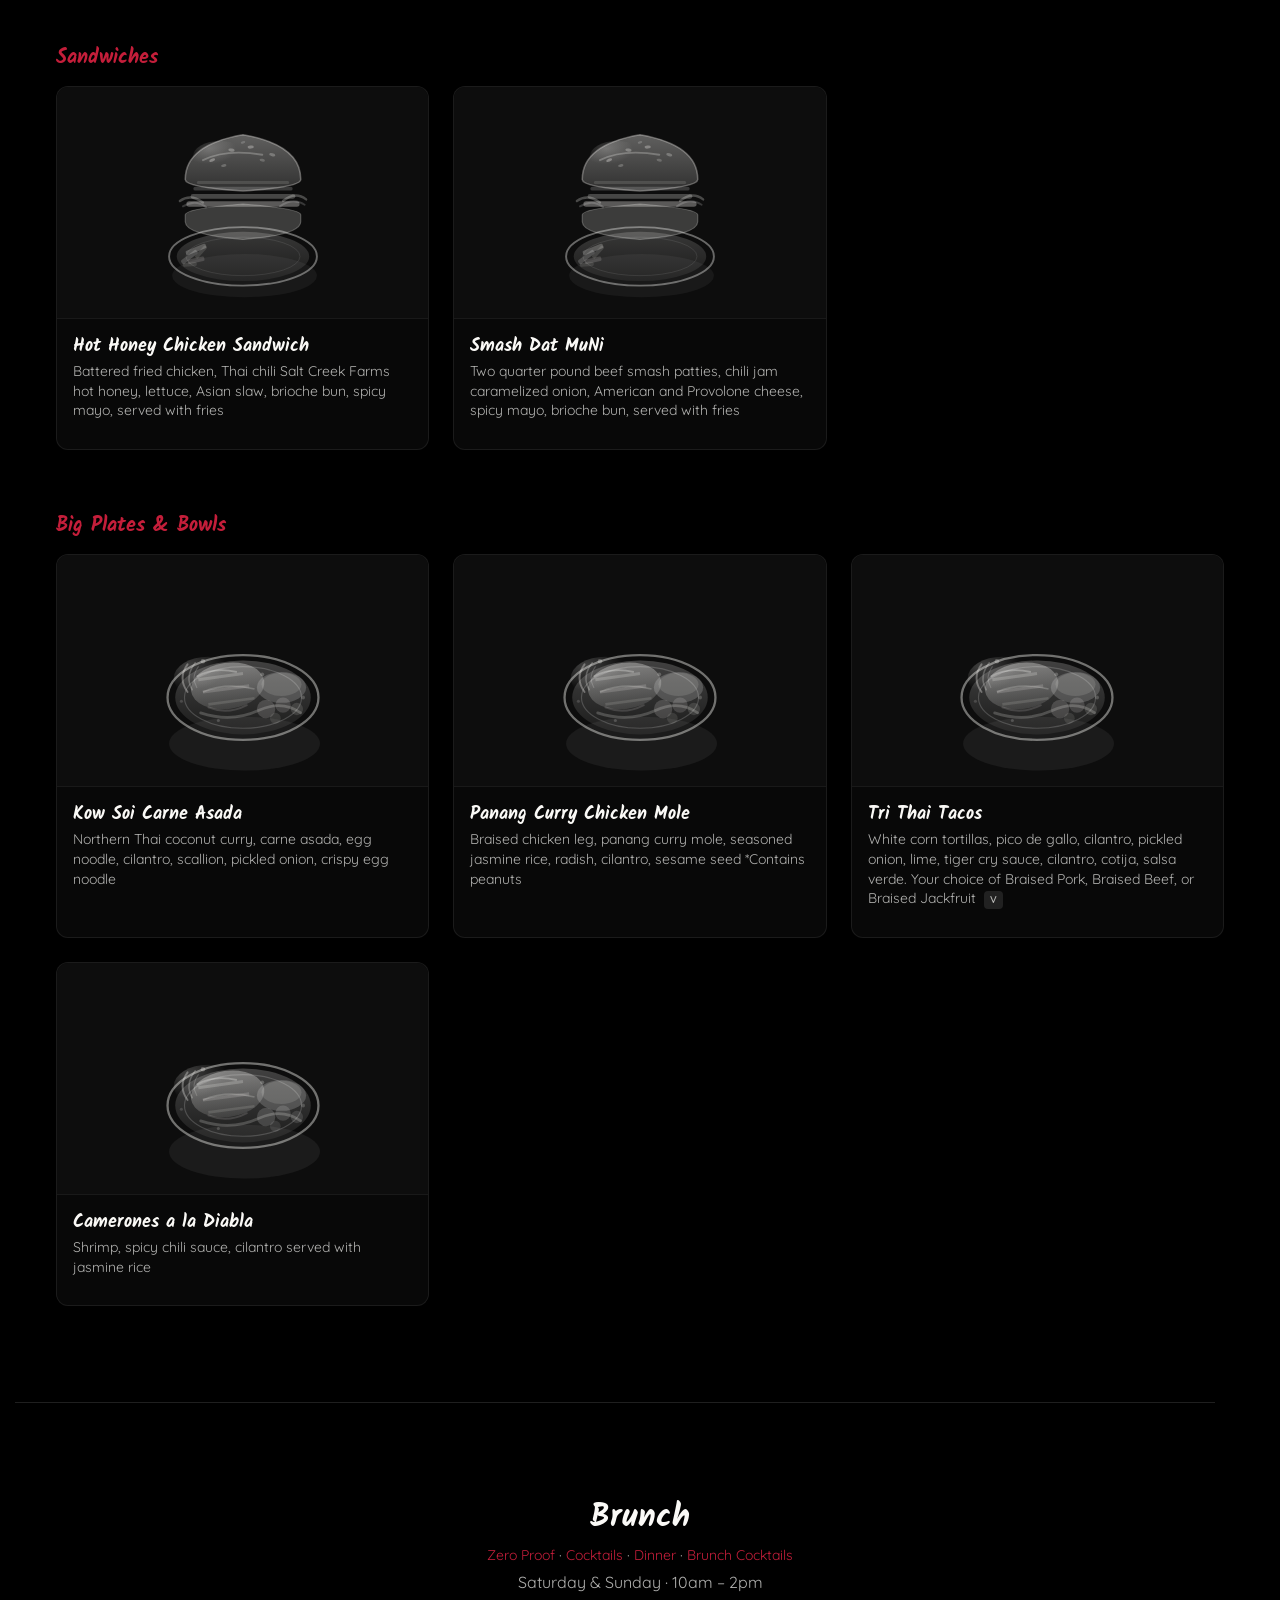
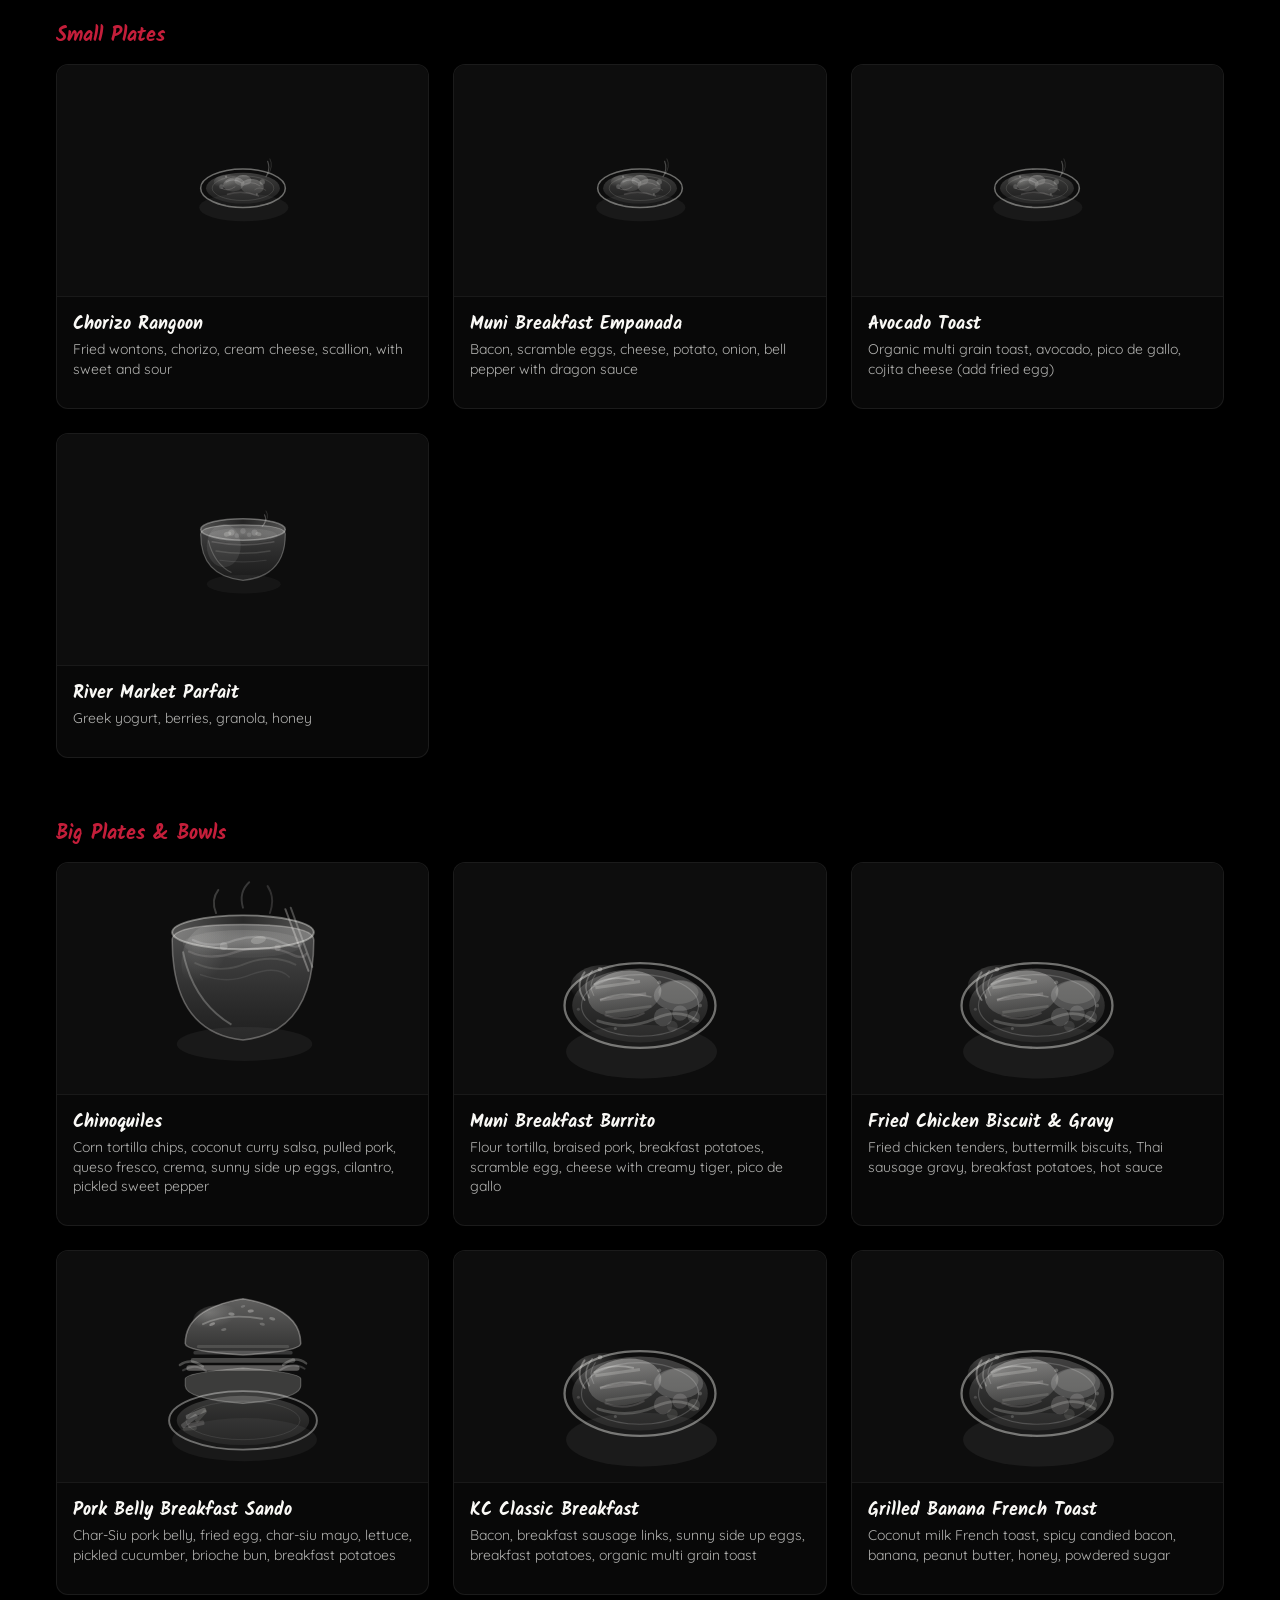
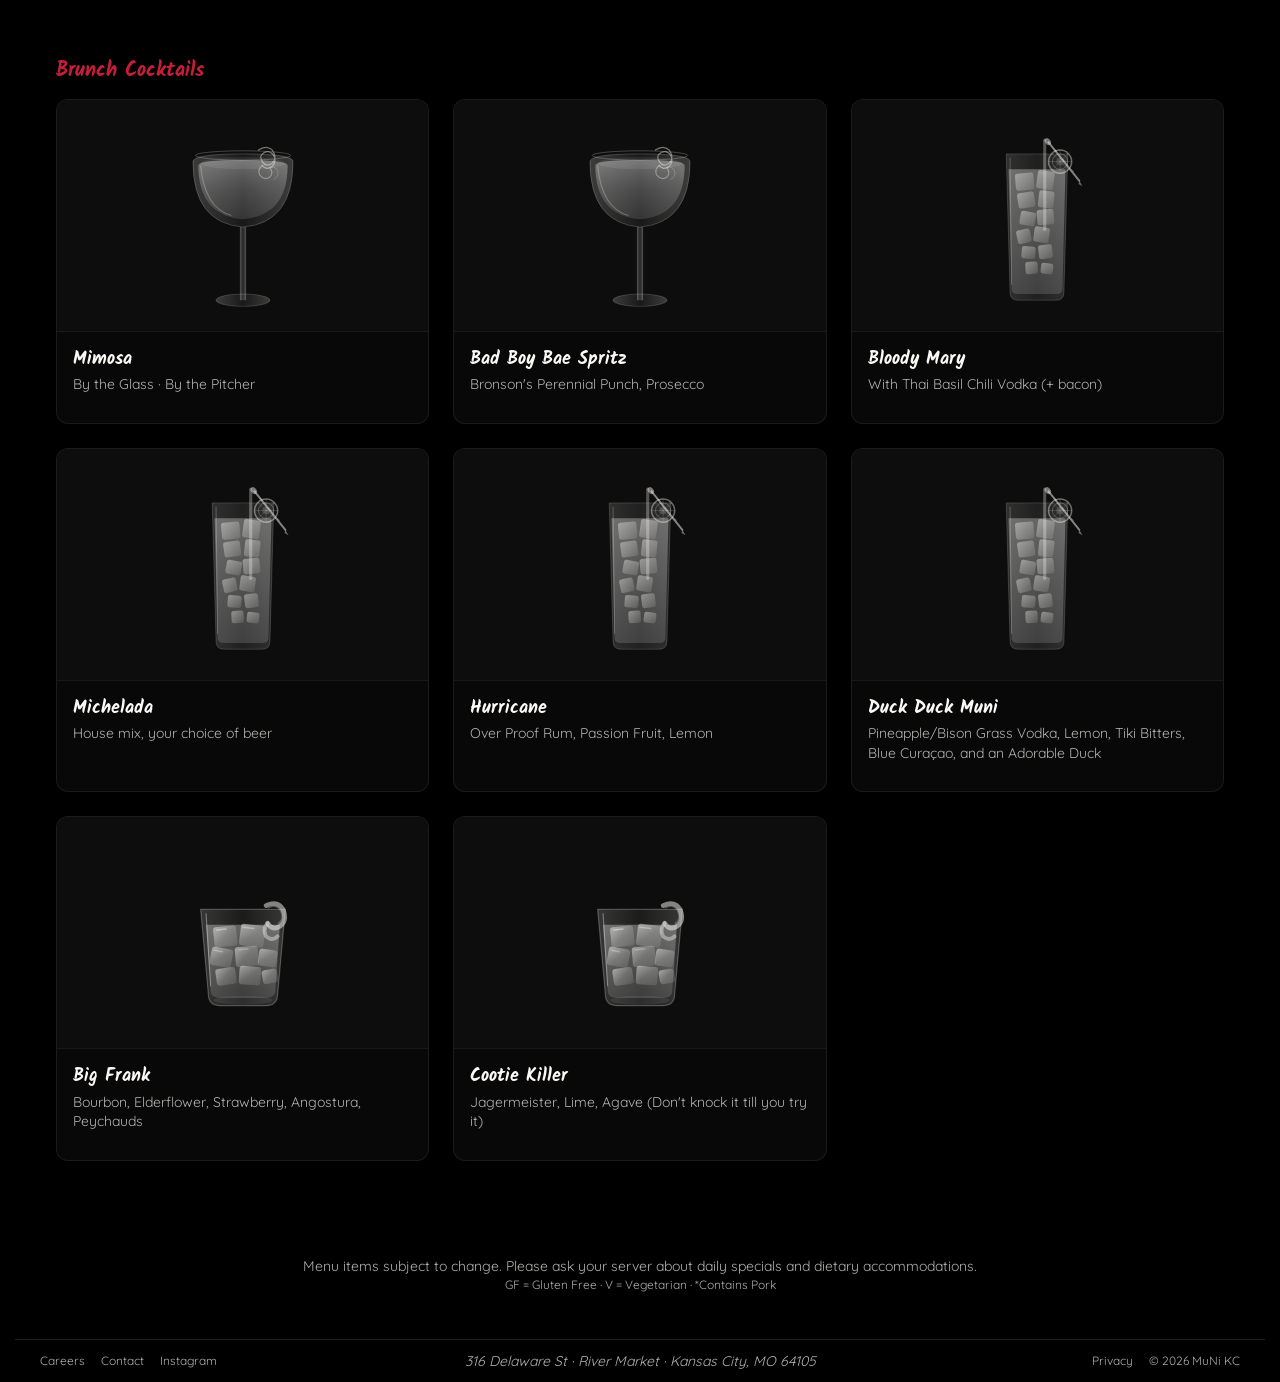
<file: menus.html>
<!doctype html>
<html lang="en">
  <head>
    <meta charset="utf-8" />
    <!--
    ==========================================================================
    MuNi KC - Menus Page
    ==========================================================================
    @project     MuNi KC Website
    @author      mediaBrilliance digitalXtudio
    @updated     2026-04-05

    @description
      Full menu page for MuNi KC featuring:
      - N/A Beer & Wine
      - Zero Proof Cocktails
      - Cocktails
      - Dinner: Small Plates, Sandwiches, Big Plates & Bowls
      - Brunch: Weekend menu (Sat-Sun 10am-2pm)
    ==========================================================================
    -->
    <meta name="viewport" content="width=device-width, initial-scale=1" />

    <title>Menus | MuNi KC</title>
    <meta name="description" content="Mexican-Thai fusion menu at MuNi KC. Thoughtful cocktails, creative dishes, and weekend brunch in River Market, Kansas City." />
    <link rel="canonical" href="https://munikc.com/menus" />

    <meta property="og:title" content="Menus | MuNi KC" />
    <meta property="og:description" content="Mexican-Thai fusion cocktails and cuisine in River Market." />
    <meta property="og:type" content="website" />
    <meta property="og:url" content="https://munikc.com/menus" />
    <meta property="og:image" content="./og.png" />

    <link rel="icon" type="image/png" sizes="32x32" href="./favicon-32x32.png" />
    <link rel="icon" type="image/png" sizes="16x16" href="./favicon-16x16.png" />
    <link rel="apple-touch-icon" sizes="180x180" href="./apple-touch-icon.png" />
    <link rel="manifest" href="./site.webmanifest" />
    <meta name="theme-color" content="#000000" />
    <meta name="apple-mobile-web-app-capable" content="yes" />
    <meta name="apple-mobile-web-app-status-bar-style" content="black" />

    <link rel="preconnect" href="https://fonts.googleapis.com" />
    <link rel="preconnect" href="https://fonts.gstatic.com" crossorigin />
    <link href="https://fonts.googleapis.com/css2?family=Quicksand:wght@300..700&family=Kalam:wght@400;700&display=swap" rel="stylesheet" />

    <link rel="stylesheet" href="./style.min.css" />
    <script>document.documentElement.classList.add('is-entering');</script>
  </head>

  <body>
    <div id="page-transition" aria-hidden="true"></div>
    <a class="skip-link" href="#main_container">skip to main content</a>

    <header id="site-header" class="site-header" role="banner"></header>

    <div class="mobile-menu" aria-label="mobile navigation"></div>

    <main id="main_container" role="main">

      <section class="section">
        <div class="container container-sm text-center">
          <h1 class="text-4xl mb-md">Menus</h1>
          <p class="text-lg text-muted">
            Mexican-Thai fusion. Thoughtful drinks. Kansas City soul.
          </p>
          <p id="bar-status" class="mt-md" style="font-family:'Kalam',cursive;font-size:1.25rem;font-weight:700;text-shadow:0 0 12px rgba(250,249,246,.6),0 0 24px rgba(250,249,246,.4);margin-bottom:-1rem;text-align:center;"></p>
        </div>
      </section>

      <section class="section-sm" style="padding-top:0;">
        <div class="container text-center">
          <div class="flex flex-center gap-md flex-wrap" id="menu-nav">
            <a href="#zero-proof" class="button button-secondary" data-menu="drinks">Zero Proof</a>
            <a href="#cocktails" class="button button-secondary" data-menu="drinks">Cocktails</a>
            <a href="#food" class="button button-secondary" data-menu="dinner">Dinner</a>
            <a href="#brunch" class="button button-secondary" data-menu="brunch">Brunch</a>
            <a href="#brunch-cocktails" class="button button-secondary" data-menu="brunch-drinks">Brunch Cocktails</a>
          </div>
          <style>.menu-active{background:linear-gradient(180deg,#FF6B8A,#E91E63)!important;color:#fff!important;border:none!important;box-shadow:0 4px 14px rgba(233,30,99,0.4),0 2px 4px rgba(0,0,0,0.2);text-shadow:0 1px 2px rgba(0,0,0,0.2);font-weight:600;transition:all 0.2s ease;}.menu-active:hover{background:linear-gradient(180deg,#FF85A2,#FF4081)!important;box-shadow:0 6px 20px rgba(233,30,99,0.5),0 3px 6px rgba(0,0,0,0.25);transform:translateY(-2px);}</style>
        </div>
      </section>

      <!-- ====================================================================
           ZERO PROOF COCKTAILS SECTION
           ==================================================================== -->
      <section class="section" id="zero-proof">
        <div class="container">
          <h2 class="text-3xl mb-sm text-center">Zero Proof Cocktails</h2>
          <p class="text-center text-sm text-muted mb-lg">
            <a href="#cocktails">Cocktails</a> · <a href="#food">Dinner</a> · <a href="#brunch">Brunch</a> · <a href="#brunch-cocktails">Brunch Cocktails</a>
          </p>

          <div class="menu-grid">
            <article class="menu-card">
              <div class="menu-card-image" style="background-image: url('./images/cocktail-collins.svg');"><span>Floral</span></div>
              <div class="menu-card-content">
                <h4 class="menu-card-title">Floral Citrus Fizz</h4>
                <p class="menu-card-desc">Bright, botanical, refreshing</p>
              </div>
            </article>
            <article class="menu-card">
              <div class="menu-card-image" style="background-image: url('./images/cocktail-collins.svg');"><span>Ginger</span></div>
              <div class="menu-card-content">
                <h4 class="menu-card-title">Suffering Bastard</h4>
                <p class="menu-card-desc">Ginger, lime, bitters, soda</p>
              </div>
            </article>
            <article class="menu-card">
              <div class="menu-card-image" style="background-image: url('./images/cocktail-coupe.svg');"><span>Margarita</span></div>
              <div class="menu-card-content">
                <h4 class="menu-card-title">Margarita</h4>
                <p class="menu-card-desc">Classic margarita, zero proof</p>
              </div>
            </article>
            <article class="menu-card">
              <div class="menu-card-image" style="background-image: url('./images/cocktail-coupe.svg');"><span>Strawberry</span></div>
              <div class="menu-card-content">
                <h4 class="menu-card-title">Cain's Strawberry Daiquiri</h4>
                <p class="menu-card-desc">Fresh strawberry, lime</p>
              </div>
            </article>
            <article class="menu-card">
              <div class="menu-card-content">
                <h4 class="menu-card-title">N/A Beer</h4>
                <p class="menu-card-desc" style="font-size: 1.1rem; line-height: 1.8;">Boulevard Lemon Wheat<br>Athletic Golden Ale <span class="tag">GF</span><br>Best Day Lime Cerveza<br>Baseline Pale Ale</p>
              </div>
            </article>
            <article class="menu-card">
              <div class="menu-card-content">
                <h4 class="menu-card-title">N/A Wine</h4>
                <p class="menu-card-desc" style="font-size: 1.1rem; line-height: 1.8;">Fritz / Muller White<br>Mionetto Sparkling</p>
              </div>
            </article>
          </div>
        </div>
      </section>

      <hr class="divider container">

      <!-- ====================================================================
           COCKTAILS SECTION
           ==================================================================== -->
      <section class="section" id="cocktails">
        <div class="container">
          <h2 class="text-3xl mb-sm text-center">Cocktails</h2>
          <p class="text-center text-sm text-muted mb-lg">
            <a href="#zero-proof">Zero Proof</a> · <a href="#food">Dinner</a> · <a href="#brunch">Brunch</a> · <a href="#brunch-cocktails">Brunch Cocktails</a>
          </p>

          <div class="menu-grid">
            <article class="menu-card">
              <div class="menu-card-image" style="background-image: url('./images/cocktail-rocks.svg');"><span>Old Fashioned</span></div>
              <div class="menu-card-content">
                <h4 class="menu-card-title">Old Fashioned</h4>
                <p class="menu-card-desc">Bourbon, angostura, turbinado</p>
              </div>
            </article>
            <article class="menu-card">
              <div class="menu-card-image" style="background-image: url('./images/cocktail-coupe.svg');"><span>Havana</span></div>
              <div class="menu-card-content">
                <h4 class="menu-card-title">Havana Club</h4>
                <p class="menu-card-desc">Old Tom gin, apricot, swedish punch, lemon</p>
              </div>
            </article>
            <article class="menu-card">
              <div class="menu-card-image" style="background-image: url('./images/cocktail-collins.svg');"><span>Boogaloo</span></div>
              <div class="menu-card-content">
                <h4 class="menu-card-title">Electric Boogaloo</h4>
                <p class="menu-card-desc">Coconut rum, ginger, ancho chile, hibiscus, lime, angostura, soda</p>
              </div>
            </article>
            <article class="menu-card">
              <div class="menu-card-image" style="background-image: url('./images/cocktail-collins.svg');"><span>Fist of Fury</span></div>
              <div class="menu-card-content">
                <h4 class="menu-card-title">Fist of Fury</h4>
                <p class="menu-card-desc">Thai chili and Thai basil infused vodka, velvet falernum, ginger beer</p>
              </div>
            </article>
            <article class="menu-card">
              <div class="menu-card-image" style="background-image: url('./images/cocktail-coupe.svg');"><span>Daiquiri</span></div>
              <div class="menu-card-content">
                <h4 class="menu-card-title">Old Town Daiquiri</h4>
                <p class="menu-card-desc">Rum blend, lime, mint oil</p>
              </div>
            </article>
            <article class="menu-card">
              <div class="menu-card-image" style="background-image: url('./images/cocktail-collins.svg');"><span>El Diablo</span></div>
              <div class="menu-card-content">
                <h4 class="menu-card-title">El Diablo</h4>
                <p class="menu-card-desc">Reposado tequila, crème de cassis, lime, ginger beer</p>
              </div>
            </article>
            <article class="menu-card">
              <div class="menu-card-image" style="background-image: url('./images/cocktail-collins.svg');"><span>Suffering</span></div>
              <div class="menu-card-content">
                <h4 class="menu-card-title">Suffering Bastard</h4>
                <p class="menu-card-desc">Bourbon, gin, lemon, angostura, ginger beer</p>
              </div>
            </article>
            <article class="menu-card">
              <div class="menu-card-image" style="background-image: url('./images/cocktail-rocks.svg');"><span>Muni Marg</span></div>
              <div class="menu-card-content">
                <h4 class="menu-card-title">Muni Margarita</h4>
                <p class="menu-card-desc">Pineapple and serrano infused tequila, dry curaçao, lime</p>
              </div>
            </article>
            <article class="menu-card">
              <div class="menu-card-image" style="background-image: url('./images/cocktail-rocks.svg');"><span>Cock & Bull</span></div>
              <div class="menu-card-content">
                <h4 class="menu-card-title">Cock and Bull Special</h4>
                <p class="menu-card-desc">Cognac, bourbon, bénédictine, dry curaçao, angostura</p>
              </div>
            </article>
            <article class="menu-card">
              <div class="menu-card-image" style="background-image: url('./images/cocktail-coupe.svg');"><span>Tommy's</span></div>
              <div class="menu-card-content">
                <h4 class="menu-card-title">Tommy's Margarita</h4>
                <p class="menu-card-desc">Blanco tequila, lime, agave</p>
              </div>
            </article>
            <article class="menu-card">
              <div class="menu-card-image" style="background-image: url('./images/cocktail-collins.svg');"><span>Banana</span></div>
              <div class="menu-card-content">
                <h4 class="menu-card-title">There's Always Muni in the Banana Stand</h4>
                <p class="menu-card-desc">Rum blend, banana, rhum, coconut, pineapple, cinnamon, lime</p>
              </div>
            </article>
          </div>
        </div>
      </section>

      <hr class="divider container">

      <!-- ====================================================================
           DINNER SECTION
           ==================================================================== -->
      <section class="section" id="food">
        <div class="container">
          <h2 class="text-3xl mb-sm text-center">Dinner</h2>
          <p class="text-center text-sm text-muted mb-sm">
            <a href="#zero-proof">Zero Proof</a> · <a href="#cocktails">Cocktails</a> · <a href="#brunch">Brunch</a> · <a href="#brunch-cocktails">Brunch Cocktails</a>
          </p>
          <p class="text-center text-muted mb-lg">Tuesday – Sunday · 4pm – 12am</p>

          <h3 class="text-xl mb-md text-primary">Small Plates</h3>
          <div class="menu-grid mb-xl">
            <article class="menu-card">
              <div class="menu-card-image" style="background-image: url('./images/plate-small.svg');"><span>Rangoon</span></div>
              <div class="menu-card-content">
                <h4 class="menu-card-title">Chorizo Rangoons</h4>
                <p class="menu-card-desc">Fried wontons, chorizo, cream cheese, scallion, with sweet and sour sauce</p>
              </div>
            </article>
            <article class="menu-card">
              <div class="menu-card-image" style="background-image: url('./images/plate-small.svg');"><span>Chive Cake</span></div>
              <div class="menu-card-content">
                <h4 class="menu-card-title">Chive Cakes</h4>
                <p class="menu-card-desc">Fried chive cakes, chipotle soy vinaigrette, fried onion, cilantro <span class="tag">GF</span></p>
              </div>
            </article>
            <article class="menu-card">
              <div class="menu-card-image" style="background-image: url('./images/plate-small.svg');"><span>Egg Rolls</span></div>
              <div class="menu-card-content">
                <h4 class="menu-card-title">Cheesesteak Egg Rolls</h4>
                <p class="menu-card-desc">Fried spring rolls, beef, three cheese blend of cheddar, mozzarella & oaxaca, onion, bell pepper, with dragon sauce</p>
              </div>
            </article>
            <article class="menu-card">
              <div class="menu-card-image" style="background-image: url('./images/plate-small.svg');"><span>Empanada</span></div>
              <div class="menu-card-content">
                <h4 class="menu-card-title">Gapow Beef Empanada</h4>
                <p class="menu-card-desc">Fried empanada, beef, Thai basil, serrano, jasmine rice, cheese with creamy tiger cry sauce</p>
              </div>
            </article>
            <article class="menu-card">
              <div class="menu-card-image" style="background-image: url('./images/plate-small.svg');"><span>Dumplings</span></div>
              <div class="menu-card-content">
                <h4 class="menu-card-title">Birria Dumplings</h4>
                <p class="menu-card-desc">Fried birria beef dumplings, parmesan cheese crust, queso chihuahua, cilantro with consommé</p>
              </div>
            </article>
            <article class="menu-card">
              <div class="menu-card-image" style="background-image: url('./images/plate-small.svg');"><span>Wings</span></div>
              <div class="menu-card-content">
                <h4 class="menu-card-title">MuNi Wings</h4>
                <p class="menu-card-desc">Fried garlic & pepper wings with creamy tiger cry, sweet chili sauce <span class="tag">GF</span></p>
              </div>
            </article>
            <article class="menu-card">
              <div class="menu-card-image" style="background-image: url('./images/plate-small.svg');"><span>Elotes</span></div>
              <div class="menu-card-content">
                <h4 class="menu-card-title">Elotes</h4>
                <p class="menu-card-desc">Grilled corn, spicy mayo, salsa verde, crema, tajin, cilantro, cotija <span class="tag">GF</span></p>
              </div>
            </article>
            <article class="menu-card">
              <div class="menu-card-image" style="background-image: url('./images/plate-small.svg');"><span>Nachos</span></div>
              <div class="menu-card-content">
                <h4 class="menu-card-title">KC Loaded Nachos</h4>
                <p class="menu-card-desc">Tortilla chips, white cheese sauce, braised pork, pico de gallo, cotija cheese, cilantro, pickled onion <span class="tag">GF</span></p>
              </div>
            </article>
            <article class="menu-card">
              <div class="menu-card-image" style="background-image: url('./images/plate-small.svg');"><span>Ribs</span></div>
              <div class="menu-card-content">
                <h4 class="menu-card-title">Fried Honey Glazed Ribs</h4>
                <p class="menu-card-desc">Fried braised pork ribs, honey-hoisin glaze, spicy peanut crunch, pickles</p>
              </div>
            </article>
            <article class="menu-card">
              <div class="menu-card-image" style="background-image: url('./images/plate-bowl.svg');"><span>Pozole</span></div>
              <div class="menu-card-content">
                <h4 class="menu-card-title">Tom Yum Pozole</h4>
                <p class="menu-card-desc">Spicy pork soup with hominy, galangal, lemongrass, Thai chili, guajillo, crema, radish, cilantro, lime, with tortilla chips <span class="tag">GF</span></p>
              </div>
            </article>
            <article class="menu-card">
              <div class="menu-card-image" style="background-image: url('./images/plate-small.svg');"><span>Salad</span></div>
              <div class="menu-card-content">
                <h4 class="menu-card-title">Southwest Asian Salad</h4>
                <p class="menu-card-desc">Black beans and roasted corn, romaine, crispy noodles, radish, pico de gallo, pickled onions, pepitas, cotija cheese, cumin & date vinaigrette <span class="tag">GF</span> <span class="tag">V</span></p>
              </div>
            </article>
          </div>

          <h3 class="text-xl mb-md text-primary">Sandwiches</h3>
          <div class="menu-grid mb-xl">
            <article class="menu-card">
              <div class="menu-card-image" style="background-image: url('./images/plate-sandwich.svg');"><span>Chicken</span></div>
              <div class="menu-card-content">
                <h4 class="menu-card-title">Hot Honey Chicken Sandwich</h4>
                <p class="menu-card-desc">Battered fried chicken, Thai chili Salt Creek Farms hot honey, lettuce, Asian slaw, brioche bun, spicy mayo, served with fries</p>
              </div>
            </article>
            <article class="menu-card">
              <div class="menu-card-image" style="background-image: url('./images/plate-sandwich.svg');"><span>Burger</span></div>
              <div class="menu-card-content">
                <h4 class="menu-card-title">Smash Dat MuNi</h4>
                <p class="menu-card-desc">Two quarter pound beef smash patties, chili jam caramelized onion, American and Provolone cheese, spicy mayo, brioche bun, served with fries</p>
              </div>
            </article>
          </div>

          <h3 class="text-xl mb-md text-primary">Big Plates & Bowls</h3>
          <div class="menu-grid">
            <article class="menu-card">
              <div class="menu-card-image" style="background-image: url('./images/plate-big.svg');"><span>Kow Soi</span></div>
              <div class="menu-card-content">
                <h4 class="menu-card-title">Kow Soi Carne Asada</h4>
                <p class="menu-card-desc">Northern Thai coconut curry, carne asada, egg noodle, cilantro, scallion, pickled onion, crispy egg noodle</p>
              </div>
            </article>
            <article class="menu-card">
              <div class="menu-card-image" style="background-image: url('./images/plate-big.svg');"><span>Panang</span></div>
              <div class="menu-card-content">
                <h4 class="menu-card-title">Panang Curry Chicken Mole</h4>
                <p class="menu-card-desc">Braised chicken leg, panang curry mole, seasoned jasmine rice, radish, cilantro, sesame seed *Contains peanuts</p>
              </div>
            </article>
            <article class="menu-card">
              <div class="menu-card-image" style="background-image: url('./images/plate-big.svg');"><span>Tacos</span></div>
              <div class="menu-card-content">
                <h4 class="menu-card-title">Tri Thai Tacos</h4>
                <p class="menu-card-desc">White corn tortillas, pico de gallo, cilantro, pickled onion, lime, tiger cry sauce, cilantro, cotija, salsa verde. Your choice of Braised Pork, Braised Beef, or Braised Jackfruit <span class="tag">V</span></p>
              </div>
            </article>
            <article class="menu-card">
              <div class="menu-card-image" style="background-image: url('./images/plate-big.svg');"><span>Shrimp</span></div>
              <div class="menu-card-content">
                <h4 class="menu-card-title">Camerones a la Diabla</h4>
                <p class="menu-card-desc">Shrimp, spicy chili sauce, cilantro served with jasmine rice</p>
              </div>
            </article>
          </div>
        </div>
      </section>

      <hr class="divider container">

      <!-- ====================================================================
           BRUNCH SECTION
           Saturday & Sunday 10am-2pm
           ==================================================================== -->
      <section class="section" id="brunch">
        <div class="container">
          <h2 class="text-3xl mb-sm text-center">Brunch</h2>
          <p class="text-center text-sm text-muted mb-sm">
            <a href="#zero-proof">Zero Proof</a> · <a href="#cocktails">Cocktails</a> · <a href="#food">Dinner</a> · <a href="#brunch-cocktails">Brunch Cocktails</a>
          </p>
          <p class="text-center text-muted mb-lg">Saturday & Sunday · 10am – 2pm</p>

          <h3 class="text-xl mb-md text-primary">Small Plates</h3>
          <div class="menu-grid mb-xl">
            <article class="menu-card">
              <div class="menu-card-image" style="background-image: url('./images/plate-small.svg');"><span>Rangoon</span></div>
              <div class="menu-card-content">
                <h4 class="menu-card-title">Chorizo Rangoon</h4>
                <p class="menu-card-desc">Fried wontons, chorizo, cream cheese, scallion, with sweet and sour</p>
              </div>
            </article>
            <article class="menu-card">
              <div class="menu-card-image" style="background-image: url('./images/plate-small.svg');"><span>Empanada</span></div>
              <div class="menu-card-content">
                <h4 class="menu-card-title">Muni Breakfast Empanada</h4>
                <p class="menu-card-desc">Bacon, scramble eggs, cheese, potato, onion, bell pepper with dragon sauce</p>
              </div>
            </article>
            <article class="menu-card">
              <div class="menu-card-image" style="background-image: url('./images/plate-small.svg');"><span>Avocado</span></div>
              <div class="menu-card-content">
                <h4 class="menu-card-title">Avocado Toast</h4>
                <p class="menu-card-desc">Organic multi grain toast, avocado, pico de gallo, cojita cheese (add fried egg)</p>
              </div>
            </article>
            <article class="menu-card">
              <div class="menu-card-image" style="background-image: url('./images/plate-bowl-small.svg');"><span>Parfait</span></div>
              <div class="menu-card-content">
                <h4 class="menu-card-title">River Market Parfait</h4>
                <p class="menu-card-desc">Greek yogurt, berries, granola, honey</p>
              </div>
            </article>
          </div>

          <h3 class="text-xl mb-md text-primary">Big Plates & Bowls</h3>
          <div class="menu-grid mb-xl">
            <article class="menu-card">
              <div class="menu-card-image" style="background-image: url('./images/plate-bowl.svg');"><span>Chinoquiles</span></div>
              <div class="menu-card-content">
                <h4 class="menu-card-title">Chinoquiles</h4>
                <p class="menu-card-desc">Corn tortilla chips, coconut curry salsa, pulled pork, queso fresco, crema, sunny side up eggs, cilantro, pickled sweet pepper</p>
              </div>
            </article>
            <article class="menu-card">
              <div class="menu-card-image" style="background-image: url('./images/plate-big.svg');"><span>Burrito</span></div>
              <div class="menu-card-content">
                <h4 class="menu-card-title">Muni Breakfast Burrito</h4>
                <p class="menu-card-desc">Flour tortilla, braised pork, breakfast potatoes, scramble egg, cheese with creamy tiger, pico de gallo</p>
              </div>
            </article>
            <article class="menu-card">
              <div class="menu-card-image" style="background-image: url('./images/plate-big.svg');"><span>Biscuit</span></div>
              <div class="menu-card-content">
                <h4 class="menu-card-title">Fried Chicken Biscuit & Gravy</h4>
                <p class="menu-card-desc">Fried chicken tenders, buttermilk biscuits, Thai sausage gravy, breakfast potatoes, hot sauce</p>
              </div>
            </article>
            <article class="menu-card">
              <div class="menu-card-image" style="background-image: url('./images/plate-sandwich.svg');"><span>Sando</span></div>
              <div class="menu-card-content">
                <h4 class="menu-card-title">Pork Belly Breakfast Sando</h4>
                <p class="menu-card-desc">Char-Siu pork belly, fried egg, char-siu mayo, lettuce, pickled cucumber, brioche bun, breakfast potatoes</p>
              </div>
            </article>
            <article class="menu-card">
              <div class="menu-card-image" style="background-image: url('./images/plate-big.svg');"><span>Classic</span></div>
              <div class="menu-card-content">
                <h4 class="menu-card-title">KC Classic Breakfast</h4>
                <p class="menu-card-desc">Bacon, breakfast sausage links, sunny side up eggs, breakfast potatoes, organic multi grain toast</p>
              </div>
            </article>
            <article class="menu-card">
              <div class="menu-card-image" style="background-image: url('./images/plate-big.svg');"><span>French Toast</span></div>
              <div class="menu-card-content">
                <h4 class="menu-card-title">Grilled Banana French Toast</h4>
                <p class="menu-card-desc">Coconut milk French toast, spicy candied bacon, banana, peanut butter, honey, powdered sugar</p>
              </div>
            </article>
          </div>

          <h3 class="text-xl mb-md text-primary" id="brunch-cocktails">Brunch Cocktails</h3>
          <div class="menu-grid">
            <article class="menu-card">
              <div class="menu-card-image" style="background-image: url('./images/cocktail-coupe.svg');"><span>Mimosa</span></div>
              <div class="menu-card-content">
                <h4 class="menu-card-title">Mimosa</h4>
                <p class="menu-card-desc">By the Glass · By the Pitcher</p>
              </div>
            </article>
            <article class="menu-card">
              <div class="menu-card-image" style="background-image: url('./images/cocktail-coupe.svg');"><span>Spritz</span></div>
              <div class="menu-card-content">
                <h4 class="menu-card-title">Bad Boy Bae Spritz</h4>
                <p class="menu-card-desc">Bronson's Perennial Punch, Prosecco</p>
              </div>
            </article>
            <article class="menu-card">
              <div class="menu-card-image" style="background-image: url('./images/cocktail-collins.svg');"><span>Bloody</span></div>
              <div class="menu-card-content">
                <h4 class="menu-card-title">Bloody Mary</h4>
                <p class="menu-card-desc">With Thai Basil Chili Vodka (+ bacon)</p>
              </div>
            </article>
            <article class="menu-card">
              <div class="menu-card-image" style="background-image: url('./images/cocktail-collins.svg');"><span>Michelada</span></div>
              <div class="menu-card-content">
                <h4 class="menu-card-title">Michelada</h4>
                <p class="menu-card-desc">House mix, your choice of beer</p>
              </div>
            </article>
            <article class="menu-card">
              <div class="menu-card-image" style="background-image: url('./images/cocktail-collins.svg');"><span>Hurricane</span></div>
              <div class="menu-card-content">
                <h4 class="menu-card-title">Hurricane</h4>
                <p class="menu-card-desc">Over Proof Rum, Passion Fruit, Lemon</p>
              </div>
            </article>
            <article class="menu-card">
              <div class="menu-card-image" style="background-image: url('./images/cocktail-collins.svg');"><span>Duck Duck</span></div>
              <div class="menu-card-content">
                <h4 class="menu-card-title">Duck Duck Muni</h4>
                <p class="menu-card-desc">Pineapple/Bison Grass Vodka, Lemon, Tiki Bitters, Blue Curaçao, and an Adorable Duck</p>
              </div>
            </article>
            <article class="menu-card">
              <div class="menu-card-image" style="background-image: url('./images/cocktail-rocks.svg');"><span>Big Frank</span></div>
              <div class="menu-card-content">
                <h4 class="menu-card-title">Big Frank</h4>
                <p class="menu-card-desc">Bourbon, Elderflower, Strawberry, Angostura, Peychauds</p>
              </div>
            </article>
            <article class="menu-card">
              <div class="menu-card-image" style="background-image: url('./images/cocktail-rocks.svg');"><span>Cootie Killer</span></div>
              <div class="menu-card-content">
                <h4 class="menu-card-title">Cootie Killer</h4>
                <p class="menu-card-desc">Jagermeister, Lime, Agave (Don't knock it till you try it)</p>
              </div>
            </article>
          </div>
        </div>
      </section>

      <section class="section-sm">
        <div class="container container-sm text-center">
          <p class="text-sm text-muted">
            Menu items subject to change. Please ask your server about daily specials and dietary accommodations.
            <br><span class="text-xs">GF = Gluten Free · V = Vegetarian · *Contains Pork</span>
          </p>
        </div>
      </section>

    </main>

    <button type="button" class="back-to-top" aria-label="Back to top">
      <svg width="20" height="20" viewBox="0 0 24 24" fill="none" stroke="currentColor" stroke-width="2" aria-hidden="true">
        <path d="M18 15l-6-6-6 6"/>
      </svg>
    </button>

    <footer id="site-footer" class="footer" role="contentinfo"></footer>

    <script src="./js/page-transition.min.js" defer></script>
    <script src="./js/utils.min.js" defer></script>
    <script src="./js/header.min.js" defer></script>
    <script src="./js/footer.min.js" defer></script>

    <script>
    (function() {
      var SUN = 0, MON = 1, TUE = 2, SAT = 6;

      function getStatus() {
        var now = new Date();
        var day = now.getDay();
        var time = now.getHours() + now.getMinutes() / 60;
        var yesterday = day === SUN ? SAT : day - 1;

        // After midnight until 1:30am - bar only from previous night
        if (time < 1.5) {
          if (yesterday === MON || day === TUE) return 'closed';
          return 'bar-late';
        }

        // Monday closed all day
        if (day === MON) return 'closed';

        // Weekend (Sat/Sun)
        if (day === SAT || day === SUN) {
          if (time < 10) return 'closed';
          if (time < 14) return 'brunch';
          if (time < 16) return 'bar-gap';
          if (time < 24) return 'dinner';
        }

        // Weekday (Tue-Fri)
        if (time < 16) return 'closed';
        if (time < 24) return 'dinner';

        return 'closed';
      }

      function update() {
        var el = document.getElementById('bar-status');
        var nav = document.getElementById('menu-nav');
        var status = getStatus();

        // Update status text
        if (el) {
          var labels = {
            brunch: 'Brunch is <span style="color:#C41E3A;">open</span>',
            dinner: 'Dinner is <span style="color:#C41E3A;">open</span>',
            'bar-gap': 'Bar is <span style="color:#C41E3A;">open</span>',
            'bar-late': 'Bar is <span style="color:#C41E3A;">open</span>',
            closed: 'Bar is <span style="color:#C41E3A;">closed</span>'
          };
          el.innerHTML = labels[status];
        }

        // Highlight active menu buttons
        if (nav) {
          var btns = nav.querySelectorAll('[data-menu]');
          var active = {
            brunch: ['drinks', 'dinner', 'brunch', 'brunch-drinks'],
            dinner: ['drinks', 'dinner'],
            'bar-gap': ['drinks', 'brunch-drinks'],
            'bar-late': ['drinks'],
            closed: []
          };
          var activeMenus = active[status] || [];
          btns.forEach(function(btn) {
            if (activeMenus.indexOf(btn.dataset.menu) > -1) {
              btn.classList.add('menu-active');
            } else {
              btn.classList.remove('menu-active');
            }
          });
        }
      }

      if (document.readyState === 'loading') {
        document.addEventListener('DOMContentLoaded', update);
      } else {
        update();
      }
      setInterval(update, 60000);
    })();
    </script>
  </body>
</html>
</file>
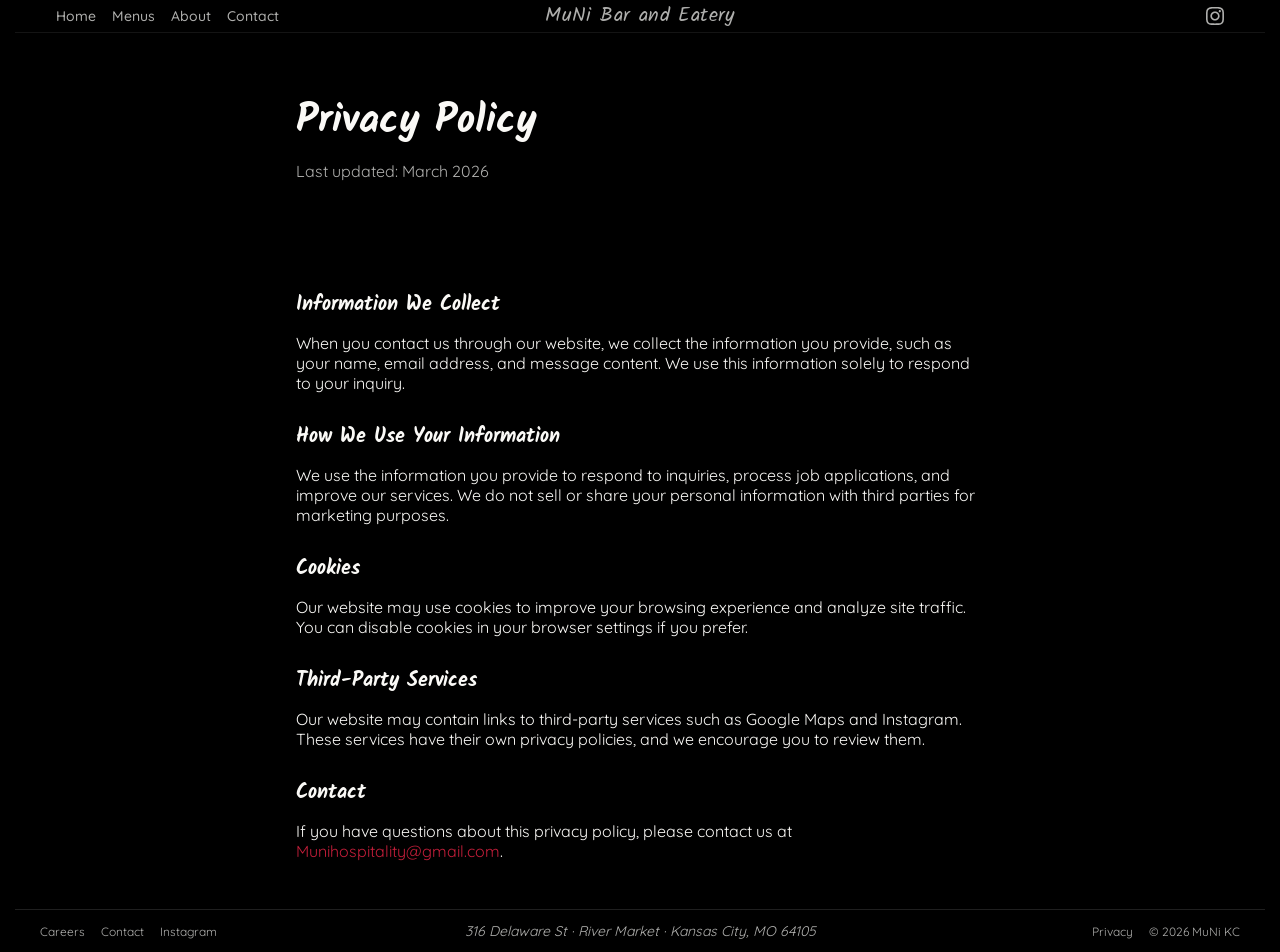
<file: privacy.html>
<!doctype html>
<html lang="en">
  <head>
    <meta charset="utf-8" />
    <!--
    MuNi KC - Privacy Policy Page  | mediaBrilliance digitalxtudio
    -->
    <meta name="viewport" content="width=device-width, initial-scale=1" />

    <title>Privacy Policy | MuNi KC</title>
    <meta name="description" content="MuNi KC privacy policy and terms." />
    <link rel="canonical" href="https://munikc.com/privacy" />

    <meta property="og:title" content="Privacy Policy | MuNi KC" />
    <meta property="og:description" content="MuNi KC privacy policy." />
    <meta property="og:type" content="website" />
    <meta property="og:url" content="https://munikc.com/privacy" />

    <link rel="icon" type="image/png" sizes="32x32" href="./favicon-32x32.png" />
    <link rel="icon" type="image/png" sizes="16x16" href="./favicon-16x16.png" />
    <link rel="apple-touch-icon" sizes="180x180" href="./apple-touch-icon.png" />
    <link rel="manifest" href="./site.webmanifest" />
    <meta name="theme-color" content="#000000" />
    <meta name="apple-mobile-web-app-capable" content="yes" />
    <meta name="apple-mobile-web-app-status-bar-style" content="black" />

    <link rel="preconnect" href="https://fonts.googleapis.com" />
    <link rel="preconnect" href="https://fonts.gstatic.com" crossorigin />
    <link href="https://fonts.googleapis.com/css2?family=Quicksand:wght@300..700&family=Kalam:wght@400;700&display=swap" rel="stylesheet" />

    <link rel="stylesheet" href="./style.min.css" />
    <script>document.documentElement.classList.add('is-entering');</script>
  </head>

  <body>
    <div id="page-transition" aria-hidden="true"></div>
    <a class="skip-link" href="#main_container">skip to main content</a>

    <header id="site-header" class="site-header" role="banner"></header>

    <div class="mobile-menu" aria-label="mobile navigation"></div>

    <main id="main_container" role="main">

      <!-- ================================================================
           PAGE HEADER
           Privacy policy title with last updated date for transparency.
           Date should be updated whenever policy content changes.
           ================================================================ -->
      <section class="section">
        <div class="container container-sm">
          <h1 class="text-4xl mb-md">Privacy Policy</h1>
          <p class="text-muted">Last updated: March 2026</p>
        </div>
      </section>

      <!-- ================================================================
           POLICY CONTENT SECTION
           Privacy policy organized by topic with clear headings.
           Uses container-sm for optimal reading width on legal text.

           Policy Sections:
           1. Information We Collect - What data is gathered
           2. How We Use Your Information - Data usage purposes
           3. Cookies - Browser cookie practices
           4. Third-Party Services - External integrations disclosure
           5. Contact - Privacy inquiry contact information

           NOTE: This is a template policy. Actual legal requirements may vary
           based on jurisdiction (GDPR, CCPA, etc.). Consult legal counsel.
           ================================================================ -->
      <section class="section-sm">
        <div class="container container-sm">

          <!-- ============================================================
               INFORMATION COLLECTION
               Discloses what personal data is collected via forms:
               - Contact form: Name, email, message
               - Application form: Name, email, phone, experience
               Purpose limitation: Data used only for intended purpose
               ============================================================ -->
          <h2 class="text-xl mb-md">Information We Collect</h2>
          <p class="mb-lg">
            When you contact us through our website, we collect the information you provide,
            such as your name, email address, and message content. We use this information
            solely to respond to your inquiry.
          </p>

          <!-- ============================================================
               DATA USAGE
               Explains how collected information is used:
               - Responding to inquiries
               - Processing job applications
               - Service improvement
               Key assurance: No selling/sharing for marketing
               ============================================================ -->
          <h2 class="text-xl mb-md">How We Use Your Information</h2>
          <p class="mb-lg">
            We use the information you provide to respond to inquiries, process job applications,
            and improve our services. We do not sell or share your personal information with
            third parties for marketing purposes.
          </p>

          <!-- ============================================================
               COOKIE POLICY
               Basic cookie disclosure:
               - Cookies may be used for UX and analytics
               - User can disable in browser settings
               TODO: If using analytics (GA4), add specific cookie details
               ============================================================ -->
          <h2 class="text-xl mb-md">Cookies</h2>
          <p class="mb-lg">
            Our website may use cookies to improve your browsing experience and analyze site traffic.
            You can disable cookies in your browser settings if you prefer.
          </p>

          <!-- ============================================================
               THIRD-PARTY SERVICES
               Lists external services that have their own privacy policies:
               - Google Maps (location/directions)
               - Instagram (social feed)
               Users encouraged to review those policies separately
               ============================================================ -->
          <h2 class="text-xl mb-md">Third-Party Services</h2>
          <p class="mb-lg">
            Our website may contain links to third-party services such as Google Maps and Instagram.
            These services have their own privacy policies, and we encourage you to review them.
          </p>

          <!-- ============================================================
               CONTACT FOR PRIVACY INQUIRIES
               Provides contact method for privacy-related questions.
               Uses same general email for simplicity.
               ============================================================ -->
          <h2 class="text-xl mb-md">Contact</h2>
          <p>
            If you have questions about this privacy policy, please contact us at
            <a href="mailto:Munihospitality@gmail.com">Munihospitality@gmail.com</a>.
          </p>

        </div>
      </section>

    </main>

    <footer id="site-footer" class="footer" role="contentinfo"></footer>

    <script src="./js/page-transition.min.js" defer></script>
    <script src="./js/utils.min.js" defer></script>
    <script src="./js/header.min.js" defer></script>
    <script src="./js/footer.min.js" defer></script>
  </body>
</html>
</file>
<file: style.min.css>
:root{--bg:#000000;--text:#FAF9F6;--muted:rgba(250,249,246,.7);--accent-primary:#C41E3A;--accent-secondary:#8B1A2D;--accent-highlight:#E63950;--accent-link:#C41E3A;--container:1200px;--header-h:48px;--radius-sm:12px;--radius-lg:20px;--shadow-soft:0 8px 20px rgba(0,0,0,.35);--t-fast:.12s;--t-base:.3s;--t-slow:.6s;--ease:cubic-bezier(.25,.8,.25,1)}*,::after,::before{box-sizing:border-box}body,html{height:100%}html{overflow-x:hidden;scrollbar-gutter:stable both-edges;background:#000}body{margin:0;min-height:100vh;min-height:100dvh;display:flex;flex-direction:column;background:var(--bg);color:var(--text);font-family:Quicksand,system-ui,-apple-system,sans-serif}.sr-only{position:absolute;width:1px;height:1px;margin:-1px;padding:0;overflow:hidden;clip:rect(0,0,0,0);white-space:nowrap;border:0}.skip-link{position:absolute;top:-40px;left:0;z-index:10000;padding:.5rem 1rem;background:var(--accent-primary);color:#fff;transition:top var(--t-base) ease}.skip-link:focus{top:0}#page-transition{position:fixed;inset:0;z-index:9999;pointer-events:none;background:radial-gradient(ellipse at center,rgba(139,26,45,.15) 0,var(--bg) 70%);opacity:0;transition:opacity .6s cubic-bezier(.4, 0, .2, 1)}#page-transition.active{opacity:1}main{flex:1 0 auto;opacity:1;transform:scale(1);transition:opacity .5s ease-in-out,transform .6s cubic-bezier(.4, 0, .2, 1)}html.is-entering main{opacity:0;transform:scale(1.02)}html.is-leaving main{opacity:0;transform:scale(.98)}html.is-entering,html.is-leaving{overflow:hidden}@media (prefers-reduced-motion:reduce){#page-transition,main{transition:none}}h1,h2,h3,h4,h5,h6{margin:0 0 .5em;font-family:Kalam,cursive;font-weight:700;line-height:1.2}p{margin:0 0 1em}small{color:var(--muted);font-size:.875rem}a{font-family:Quicksand,system-ui,sans-serif;color:var(--accent-link);text-decoration:none;transition:color var(--t-fast) ease,text-shadow var(--t-fast) ease,filter var(--t-fast) ease}a:hover{color:var(--accent-highlight);text-shadow:0 0 8px rgba(196,30,58,.9),0 0 16px rgba(196,30,58,.7),0 0 32px rgba(196,30,58,.5);filter:drop-shadow(0 0 6px rgba(196,30,58,.8))}.container{max-width:var(--container);margin:0 auto;padding:0 1rem}.site-header{position:sticky;top:0;z-index:1000;height:var(--header-h);width:100%;backdrop-filter:blur(6px) saturate(140%);-webkit-backdrop-filter:blur(6px) saturate(140%);border-bottom:1px solid rgba(255,255,255,.08)}.header-grid{max-width:var(--container);margin:0 auto;padding:0 1rem;height:100%}.nav{display:grid;grid-template-columns:1fr auto 1fr;align-items:center;width:100%;height:100%}.nav-left-section{display:flex;align-items:center;gap:1rem;justify-self:start}.nav .pages,.nav .socials{display:flex;align-items:center;gap:1rem}.nav .header-title{justify-self:center}.nav .header-title a{font-family:Kalam,cursive;font-weight:400;font-size:1.25rem;letter-spacing:.02em;color:var(--muted);transition:color var(--t-fast) ease,text-shadow var(--t-fast) ease,filter var(--t-fast) ease}.nav .header-title a:hover{color:var(--text);text-shadow:0 0 8px rgba(196,30,58,.9),0 0 16px rgba(196,30,58,.7),0 0 32px rgba(196,30,58,.5);filter:drop-shadow(0 0 6px rgba(196,30,58,.8))}.nav .socials{justify-self:end}.nav .socials .nav-link{display:flex;align-items:center}.nav .socials .nav-link svg{transition:filter var(--t-fast) ease}.nav .socials .nav-link:hover svg{filter:drop-shadow(0 0 6px rgba(196,30,58,.9)) drop-shadow(0 0 12px rgba(196,30,58,.6))}.nav-link{font-size:.875rem;font-weight:500;color:var(--muted);transition:color var(--t-fast) ease,text-shadow var(--t-fast) ease,filter var(--t-fast) ease}.nav-link:hover{color:var(--text);text-shadow:0 0 8px rgba(196,30,58,.9),0 0 16px rgba(196,30,58,.7),0 0 32px rgba(196,30,58,.5);filter:drop-shadow(0 0 6px rgba(196,30,58,.8))}.nav-link.is-active{color:var(--accent-highlight)}.nav-toggle{display:none;appearance:none;background:0 0;border:none;padding:.5rem;cursor:pointer}.nav-toggle span{display:block;width:20px;height:2px;background:var(--text);margin:4px 0;transition:transform var(--t-fast) ease,opacity var(--t-fast) ease}.mobile-menu{display:none;position:fixed;top:var(--header-h);left:0;right:0;bottom:0;z-index:999;background:var(--bg);padding:2rem 1rem;opacity:0;transform:translateY(-10px);pointer-events:none;transition:opacity var(--t-base) ease,transform var(--t-base) ease}.mobile-menu.is-active{opacity:1;transform:translateY(0);pointer-events:auto}.mobile-menu .nav-link{display:block;padding:.75rem 0;font-size:1.125rem;border-bottom:1px solid rgba(255,255,255,.1)}.nav-center,.nav-left,.nav-right{display:flex;align-items:center;gap:1rem}.nav-center{justify-self:center}.nav-left{width:100%;justify-content:flex-start}.nav-right{width:100%;justify-content:flex-end}img{display:block;max-width:100%;height:auto}.button{appearance:none;cursor:pointer;display:inline-flex;align-items:center;justify-content:center;padding:.75rem 1.25rem;border-radius:999px;font:inherit;font-weight:600;letter-spacing:.02em;color:#fff;background:#111;border:1px solid rgba(255,255,255,.3);box-shadow:var(--shadow-soft);transition:transform var(--t-fast) ease,box-shadow var(--t-fast) ease,border-color var(--t-base) ease}.button:hover{transform:translateY(-1px);border-color:rgba(255,255,255,.6)}.button:active{transform:translateY(1px)}.button:focus-visible{outline:0;box-shadow:0 0 0 3px rgba(255,45,241,.5),var(--shadow-soft)}.button:disabled{opacity:.6;cursor:not-allowed;transform:none}.footer{margin-top:auto;padding:.75rem 1rem;font-size:.75rem;color:var(--muted);border-top:1px solid rgba(255,255,255,.12)}.footer-content{max-width:var(--container);margin:0 auto;display:grid;grid-template-columns:1fr auto 1fr;align-items:center;gap:1rem}.footer-content p{margin:0}.footer-left{display:flex;gap:1rem;justify-content:flex-start}.footer-left a{color:var(--muted);transition:color var(--t-fast) ease,text-shadow var(--t-fast) ease,filter var(--t-fast) ease}.footer-left a:hover{color:var(--text);text-shadow:0 0 8px rgba(196,30,58,.9),0 0 16px rgba(196,30,58,.7),0 0 32px rgba(196,30,58,.5);filter:drop-shadow(0 0 6px rgba(196,30,58,.8))}.footer-center{text-align:center;font-size:.875rem}.footer-center a{color:var(--muted);transition:color var(--t-fast) ease,text-shadow var(--t-fast) ease,filter var(--t-fast) ease}.footer-center a:hover{color:var(--text);text-shadow:0 0 8px rgba(196,30,58,.9),0 0 16px rgba(196,30,58,.7),0 0 32px rgba(196,30,58,.5);filter:drop-shadow(0 0 6px rgba(196,30,58,.8))}.footer-right{display:flex;gap:1rem;justify-content:flex-end;align-items:center}.footer-right a{color:var(--muted);transition:color var(--t-fast) ease,text-shadow var(--t-fast) ease,filter var(--t-fast) ease}.footer-right a:hover{color:var(--text);text-shadow:0 0 8px rgba(196,30,58,.9),0 0 16px rgba(196,30,58,.7),0 0 32px rgba(196,30,58,.5);filter:drop-shadow(0 0 6px rgba(196,30,58,.8))}.footer-copy{font-size:.75rem;color:var(--muted)}@media (max-width:576px){.footer-content{grid-template-columns:1fr;text-align:center;gap:.5rem}.footer-left,.footer-right{justify-content:center}}.grid{display:grid;gap:1rem}.grid-2{grid-template-columns:repeat(2,1fr)}.grid-3{grid-template-columns:repeat(3,1fr)}.grid-4{grid-template-columns:repeat(4,1fr)}.grid-auto-fit{grid-template-columns:repeat(auto-fit,minmax(280px,1fr))}.grid-auto-fill{grid-template-columns:repeat(auto-fill,minmax(280px,1fr))}.flex{display:flex}.flex-col{flex-direction:column}.flex-wrap{flex-wrap:wrap}.flex-center{display:flex;align-items:center;justify-content:center}.items-start{align-items:flex-start}.items-center{align-items:center}.items-end{align-items:flex-end}.justify-start{justify-content:flex-start}.justify-center{justify-content:center}.justify-end{justify-content:flex-end}.justify-between{justify-content:space-between}.gap-0{gap:0}.gap-xs{gap:.25rem}.gap-sm{gap:.5rem}.gap-md{gap:1rem}.gap-lg{gap:2rem}.gap-xl{gap:4rem}.section{padding:4rem 0}.section-sm{padding:2rem 0}.section-lg{padding:6rem 0}.hero-logo{margin:0 auto 1.5rem;max-width:90%;width:100%}@media(min-width:768px){.hero-logo{max-width:900px}}.hero-logo-img{width:100%;height:auto;display:block}#now-serving{font-family:Kalam,cursive;font-size:1.25rem;font-weight:700;color:var(--text);text-shadow:0 0 12px rgba(250,249,246,.6),0 0 24px rgba(250,249,246,.4);letter-spacing:.02em}#now-serving .serving-type{color:var(--accent-primary)}#now-serving .serving-next{display:block;font-family:Quicksand,system-ui,sans-serif;font-size:.875rem;font-weight:400;color:var(--muted);text-shadow:none;margin-top:.25rem}.container-sm{max-width:720px;margin:0 auto;padding:0 1rem}.hours-wrapper{max-width:400px;margin:0 auto}.hours{text-align:left}.hours-row{display:flex;justify-content:space-between;gap:1rem;padding:.5rem 0;border-bottom:1px solid rgba(255,255,255,.1)}.hours-row:last-child{border-bottom:none}.hours-row:has(.brunch-text){background:rgba(255,20,147,.15);border-radius:6px;padding:.5rem .75rem;margin:0 -.75rem}@media (max-width:480px){.hours-row{flex-direction:column;gap:.125rem;text-align:center;padding:.625rem 0}.hours-row:has(.brunch-text){padding:.625rem .75rem}}.brunch-text{color:#ff1493;font-weight:700;text-shadow:0 0 10px rgba(255,20,147,.8),0 0 20px rgba(255,20,147,.6),0 0 30px rgba(255,20,147,.4),0 0 40px rgba(255,20,147,.2);animation:brunch-pulse 2s ease-in-out infinite}@keyframes brunch-pulse{0%,100%{text-shadow:0 0 10px rgba(255,20,147,.8),0 0 20px rgba(255,20,147,.6),0 0 30px rgba(255,20,147,.4),0 0 40px rgba(255,20,147,.2)}50%{text-shadow:0 0 15px #ff1493,0 0 30px rgba(255,20,147,.8),0 0 45px rgba(255,20,147,.6),0 0 60px rgba(255,20,147,.4)}}.hero{position:relative;overflow:hidden}.bubbles-container{position:absolute;bottom:15%;left:50%;transform:translateX(-50%);width:200px;height:100%;pointer-events:none;z-index:0}.bubble{position:absolute;bottom:0;background:radial-gradient(circle at 30% 30%,rgba(255,20,147,.4) 0,rgba(255,20,147,.2) 50%,rgba(255,20,147,.1) 100%);border:1px solid rgba(255,20,147,.3);border-radius:50%;animation:bubble-rise linear infinite}.bubble:first-child{width:8px;height:8px;left:20%;animation-duration:6s;animation-delay:0s}.bubble:nth-child(2){width:12px;height:12px;left:40%;animation-duration:7s;animation-delay:1s}.bubble:nth-child(3){width:6px;height:6px;left:60%;animation-duration:5s;animation-delay:.5s}.bubble:nth-child(4){width:10px;height:10px;left:80%;animation-duration:8s;animation-delay:2s}.bubble:nth-child(5){width:7px;height:7px;left:30%;animation-duration:6.5s;animation-delay:1.5s}.bubble:nth-child(6){width:14px;height:14px;left:50%;animation-duration:9s;animation-delay:.8s}.bubble:nth-child(7){width:5px;height:5px;left:70%;animation-duration:5.5s;animation-delay:3s}.bubble:nth-child(8){width:9px;height:9px;left:25%;animation-duration:7.5s;animation-delay:2.5s}.bubble:nth-child(9){width:11px;height:11px;left:55%;animation-duration:6.8s;animation-delay:.3s}.bubble:nth-child(10){width:6px;height:6px;left:75%;animation-duration:5.2s;animation-delay:1.8s}.bubble:nth-child(11){width:8px;height:8px;left:45%;animation-duration:7.2s;animation-delay:2.8s}.bubble:nth-child(12){width:10px;height:10px;left:35%;animation-duration:8.5s;animation-delay:.6s}@keyframes bubble-rise{0%{transform:translateY(0) translateX(0) scale(1);opacity:.8}25%{transform:translateY(-25vh) translateX(10px) scale(.95);opacity:.7}50%{transform:translateY(-50vh) translateX(-5px) scale(.85);opacity:.5}75%{transform:translateY(-75vh) translateX(8px) scale(.7);opacity:.3}100%{transform:translateY(-100vh) translateX(0) scale(.5);opacity:0}}@media (prefers-reduced-motion:reduce){.brunch-text{animation:none}.bubble{animation:none;opacity:.3}}.card{background:rgba(255,255,255,.05);border:1px solid rgba(255,255,255,.1);border-radius:var(--radius-lg);padding:1.5rem;transition:border-color var(--t-base) ease,transform var(--t-fast) ease}.card:hover{border-color:rgba(255,255,255,.2)}.form-group{margin-bottom:1.25rem}.form-label{display:block;margin-bottom:.5rem;font-weight:600;font-size:.875rem;color:var(--text)}.form-input,.form-select,.form-textarea{width:100%;padding:.75rem 1rem;font:inherit;font-size:1rem;color:var(--text);background:rgba(255,255,255,.05);border:1px solid rgba(255,255,255,.2);border-radius:var(--radius-sm);transition:border-color var(--t-base) ease,box-shadow var(--t-base) ease}.form-input::placeholder,.form-textarea::placeholder{color:var(--muted)}.form-input:focus,.form-select:focus,.form-textarea:focus{outline:0;border-color:var(--accent-primary);box-shadow:0 0 0 3px rgba(0,141,218,.25)}.form-textarea{min-height:120px;resize:vertical}.form-select{appearance:none;cursor:pointer;background-image:url("data:image/svg+xml,%3Csvg xmlns='http://www.w3.org/2000/svg' width='12' height='12' fill='%23ffffff' viewBox='0 0 16 16'%3E%3Cpath d='M8 11L3 6h10l-5 5z'/%3E%3C/svg%3E");background-repeat:no-repeat;background-position:right 1rem center;padding-right:2.5rem}.button-primary{background:var(--accent-primary);border-color:var(--accent-primary)}.button-primary:hover{background:var(--accent-secondary);border-color:var(--accent-secondary)}.button-secondary{background:0 0;border-color:rgba(255,255,255,.3)}.button-secondary:hover{background:rgba(255,255,255,.1);border-color:rgba(255,255,255,.5)}.button-ghost{background:0 0;border-color:transparent;box-shadow:none}.button-ghost:hover{background:rgba(255,255,255,.1);border-color:transparent}.button-block{display:flex;width:100%}.divider{height:1px;background:rgba(255,255,255,.12);margin:2rem 0;border:none}.m-0{margin:0}.m-auto{margin:auto}.mx-auto{margin-left:auto;margin-right:auto}.my-auto{margin-top:auto;margin-bottom:auto}.mt-0{margin-top:0}.mt-xs{margin-top:.25rem}.mt-sm{margin-top:.5rem}.mt-md{margin-top:1rem}.mt-lg{margin-top:2rem}.mt-xl{margin-top:4rem}.mb-0{margin-bottom:0}.mb-xs{margin-bottom:.25rem}.mb-sm{margin-bottom:.5rem}.mb-md{margin-bottom:1rem}.mb-lg{margin-bottom:2rem}.mb-xl{margin-bottom:4rem}.ml-auto{margin-left:auto}.mr-auto{margin-right:auto}.p-0{padding:0}.p-xs{padding:.25rem}.p-sm{padding:.5rem}.p-md{padding:1rem}.p-lg{padding:2rem}.p-xl{padding:4rem}.py-xs{padding-top:.25rem;padding-bottom:.25rem}.py-sm{padding-top:.5rem;padding-bottom:.5rem}.py-md{padding-top:1rem;padding-bottom:1rem}.py-lg{padding-top:2rem;padding-bottom:2rem}.py-xl{padding-top:4rem;padding-bottom:4rem}.px-xs{padding-left:.25rem;padding-right:.25rem}.px-sm{padding-left:.5rem;padding-right:.5rem}.px-md{padding-left:1rem;padding-right:1rem}.px-lg{padding-left:2rem;padding-right:2rem}.px-xl{padding-left:4rem;padding-right:4rem}.text-left{text-align:left}.text-center{text-align:center}.text-right{text-align:right}.text-xs{font-size:.75rem}.text-sm{font-size:.875rem}.text-base{font-size:1rem}.text-lg{font-size:1.125rem}.text-xl{font-size:1.25rem}.text-2xl{font-size:1.5rem}.text-3xl{font-size:2rem}.text-4xl{font-size:2.5rem}.text-5xl{font-size:3rem}.font-light{font-weight:300}.font-normal{font-weight:400}.font-medium{font-weight:500}.font-semibold{font-weight:600}.font-bold{font-weight:700}.text-muted{color:var(--muted)}.text-primary{color:var(--accent-primary)}.text-secondary{color:var(--accent-secondary)}.text-highlight{color:var(--accent-highlight)}.leading-none{line-height:1}.leading-tight{line-height:1.25}.leading-normal{line-height:1.5}.leading-relaxed{line-height:1.75}.truncate{overflow:hidden;text-overflow:ellipsis;white-space:nowrap}.uppercase{text-transform:uppercase}.lowercase{text-transform:lowercase}.capitalize{text-transform:capitalize}.hidden{display:none}.block{display:block}.inline{display:inline}.inline-block{display:inline-block}.relative{position:relative}.absolute{position:absolute}.fixed{position:fixed}.sticky{position:sticky}.inset-0{top:0;right:0;bottom:0;left:0}.w-full{width:100%}.h-full{height:100%}.min-h-screen{min-height:100vh}.overflow-hidden{overflow:hidden}.overflow-auto{overflow:auto}.rounded{border-radius:var(--radius-sm)}.rounded-lg{border-radius:var(--radius-lg)}.rounded-full{border-radius:9999px}.rounded-none{border-radius:0}.shadow{box-shadow:var(--shadow-soft)}.shadow-none{box-shadow:none}.opacity-0{opacity:0}.opacity-50{opacity:.5}.opacity-75{opacity:.75}.opacity-100{opacity:1}.pointer-events-none{pointer-events:none}.pointer-events-auto{pointer-events:auto}.cursor-pointer{cursor:pointer}.cursor-not-allowed{cursor:not-allowed}.list-none{list-style:none;padding:0;margin:0}.list-disc{list-style:disc;padding-left:1.5rem}.list-decimal{list-style:decimal;padding-left:1.5rem}@media (max-width:1200px){.container{max-width:960px}}@media (max-width:992px){.grid-4{grid-template-columns:repeat(2,1fr)}.hide-lg{display:none}}@media (max-width:768px){.container{max-width:100%}.grid-2,.grid-3,.grid-4{grid-template-columns:1fr}.section{padding:3rem 0}.section-lg{padding:4rem 0}.nav .pages{display:none}.nav-toggle{display:block}.mobile-menu{display:block}.hide-md{display:none}.show-md{display:block}.text-center-md{text-align:center}.flex-col-md{flex-direction:column}}@media (max-width:576px){.hide-sm{display:none}.show-sm{display:block}.p-lg{padding:1.5rem}.p-xl{padding:2rem}.text-4xl{font-size:2rem}.text-5xl{font-size:2.5rem}}.gallery-section{overflow:hidden}.gallery-carousel{position:relative;overflow:hidden;touch-action:pan-y}.carousel-track{display:flex;gap:1rem;transition:transform var(--t-base) var(--ease);pointer-events:none}.carousel-slide{flex:0 0 calc(33.333% - 0.667rem);min-width:calc(33.333% - .667rem)}@media (max-width:768px){.carousel-slide{flex:0 0 calc(50% - 0.5rem);min-width:calc(50% - .5rem)}}@media (max-width:480px){.carousel-slide{flex:0 0 100%;min-width:100%}}.carousel-placeholder{aspect-ratio:4/3;background:rgba(255,255,255,.05);border:1px solid rgba(255,255,255,.1);border-radius:var(--radius-sm);display:flex;align-items:center;justify-content:center;color:var(--muted);font-size:.875rem}.carousel-slide img{width:100%;height:100%;object-fit:cover;border-radius:var(--radius-sm);user-select:none;-webkit-user-select:none;-webkit-touch-callout:none}.gallery-carousel.rewinding .carousel-track{transition:transform 1.2s cubic-bezier(.25, .1, .25, 1)}.gallery-carousel.rewinding::before{content:'';position:absolute;inset:0;background:repeating-linear-gradient(0deg,transparent,transparent 2px,rgba(0,0,0,.6) 2px,rgba(0,0,0,.6) 4px);pointer-events:none;z-index:10;animation:vhs-overlay 1.2s ease-out forwards}.gallery-carousel.rewinding::after{content:'';position:absolute;left:0;right:0;height:14px;background:linear-gradient(180deg,transparent,rgba(255,255,255,.3) 30%,rgba(255,255,255,.5) 50%,rgba(255,255,255,.3) 70%,transparent);pointer-events:none;z-index:11;animation:vhs-tracking 1.2s ease-out forwards}.gallery-carousel.rewinding .carousel-slide{animation:vhs-warp 1.2s ease-out forwards}.gallery-carousel.rewinding .carousel-slide img{animation:vhs-distort 1.2s ease-out forwards}@keyframes vhs-overlay{0%{opacity:1}60%{opacity:.6}100%{opacity:0}}@keyframes vhs-tracking{0%{top:-10px;opacity:1}15%{top:100%;opacity:1}16%{top:-10px}35%{top:100%;opacity:.8}36%{top:-10px}60%{top:100%;opacity:.5}61%{top:-10px}90%{top:100%;opacity:.2}100%{top:100%;opacity:0}}@keyframes vhs-warp{0%{transform:scaleY(1.04) skewX(-.8deg)}10%{transform:scaleY(.96) skewX(1deg)}20%{transform:scaleY(1.025) skewX(-.6deg)}35%{transform:scaleY(.98) skewX(.4deg)}50%{transform:scaleY(1.012) skewX(-.25deg)}70%{transform:scaleY(.995) skewX(.1deg)}85%{transform:scaleY(1) skewX(0)}92%{transform:scale(1.04)}100%{transform:scale(1)}}@keyframes vhs-distort{0%{filter:saturate(1.6) contrast(1.3) hue-rotate(-20deg) blur(1.5px)}10%{filter:saturate(1.5) contrast(1.25) hue-rotate(15deg) blur(1px)}25%{filter:saturate(1.4) contrast(1.2) hue-rotate(-10deg) blur(.5px)}40%{filter:saturate(1.3) contrast(1.12) hue-rotate(6deg) blur(0)}60%{filter:saturate(1.15) contrast(1.06) hue-rotate(-3deg)}80%{filter:saturate(1) contrast(1) hue-rotate(0)}92%{filter:saturate(1) contrast(1.2) brightness(1.2)}100%{filter:saturate(1) contrast(1) brightness(1)}}.carousel-btn{position:absolute;top:50%;transform:translateY(-50%);width:40px;height:40px;border:none;border-radius:50%;background:rgba(0,0,0,.45);color:var(--text);cursor:pointer;display:flex;align-items:center;justify-content:center;transition:background var(--t-fast) ease;z-index:10;pointer-events:auto}.carousel-btn:hover{background:rgba(0,0,0,.8)}.carousel-btn-prev{left:1rem}.carousel-btn-next{right:1rem}.instagram-feed{margin:0 auto;max-width:100%}.menu-grid{display:grid;grid-template-columns:repeat(auto-fill,minmax(280px,1fr));gap:1.5rem}.menu-card{background:rgba(255,255,255,.03);border:1px solid rgba(255,255,255,.08);border-radius:var(--radius-sm);overflow:hidden;transition:border-color var(--t-fast) ease,transform var(--t-fast) ease}.menu-card:hover{border-color:var(--accent-primary);transform:translateY(-2px)}.menu-card-image{aspect-ratio:16/10;background-color:#0d0d0d;background-size:contain;background-position:center;background-repeat:no-repeat;display:flex;align-items:center;justify-content:center;color:var(--muted);font-size:.875rem;border-bottom:1px solid rgba(255,255,255,.05)}.menu-card-image[style*=background-image] span{display:none}.menu-card-image img{width:100%;height:100%;object-fit:cover}.menu-card-content{padding:1rem}.menu-card-title{font-family:Kalam,cursive;font-size:1.125rem;font-weight:700;margin:0 0 .25rem;line-height:1.3}.menu-card-desc{font-size:.875rem;color:var(--muted);margin:0 0 .75rem;line-height:1.4}.menu-card-price{font-family:Kalam,cursive;font-size:1rem;font-weight:700;color:var(--accent-primary)}.menu-card .tag{display:inline-block;font-size:.625rem;font-weight:600;text-transform:uppercase;letter-spacing:.05em;padding:.125rem .375rem;background:rgba(255,255,255,.1);border-radius:4px;margin-left:.25rem;vertical-align:middle}@media (max-width:480px){.menu-grid{grid-template-columns:1fr}}.back-to-top{appearance:none;cursor:pointer;font:inherit;position:fixed;bottom:2rem;right:2rem;width:44px;height:44px;display:flex;align-items:center;justify-content:center;background:rgba(0,0,0,.7);border:1px solid rgba(255,255,255,.15);border-radius:50%;color:var(--muted);opacity:0;visibility:hidden;transform:translateY(1rem);transition:opacity var(--t-base) ease,visibility var(--t-base) ease,transform var(--t-base) ease,color var(--t-fast) ease,border-color var(--t-fast) ease,filter var(--t-fast) ease;z-index:100}.back-to-top.is-visible{opacity:1;visibility:visible;transform:translateY(0)}.back-to-top:hover{color:var(--accent-highlight);border-color:rgba(196,30,58,.5);text-shadow:0 0 8px rgba(196,30,58,.9),0 0 16px rgba(196,30,58,.7);filter:drop-shadow(0 0 6px rgba(196,30,58,.8))}.back-to-top svg{transition:filter var(--t-fast) ease}.back-to-top:hover svg{filter:drop-shadow(0 0 4px rgba(196,30,58,.9))}@media (max-width:576px){.back-to-top{bottom:1rem;right:1rem;width:40px;height:40px}}@media print{*{background:0 0!important;color:#000!important;box-shadow:none!important}#page-transition,.button,.footer,.site-header,.skip-link{display:none!important}a{text-decoration:underline}.container{max-width:100%}}
</file>
